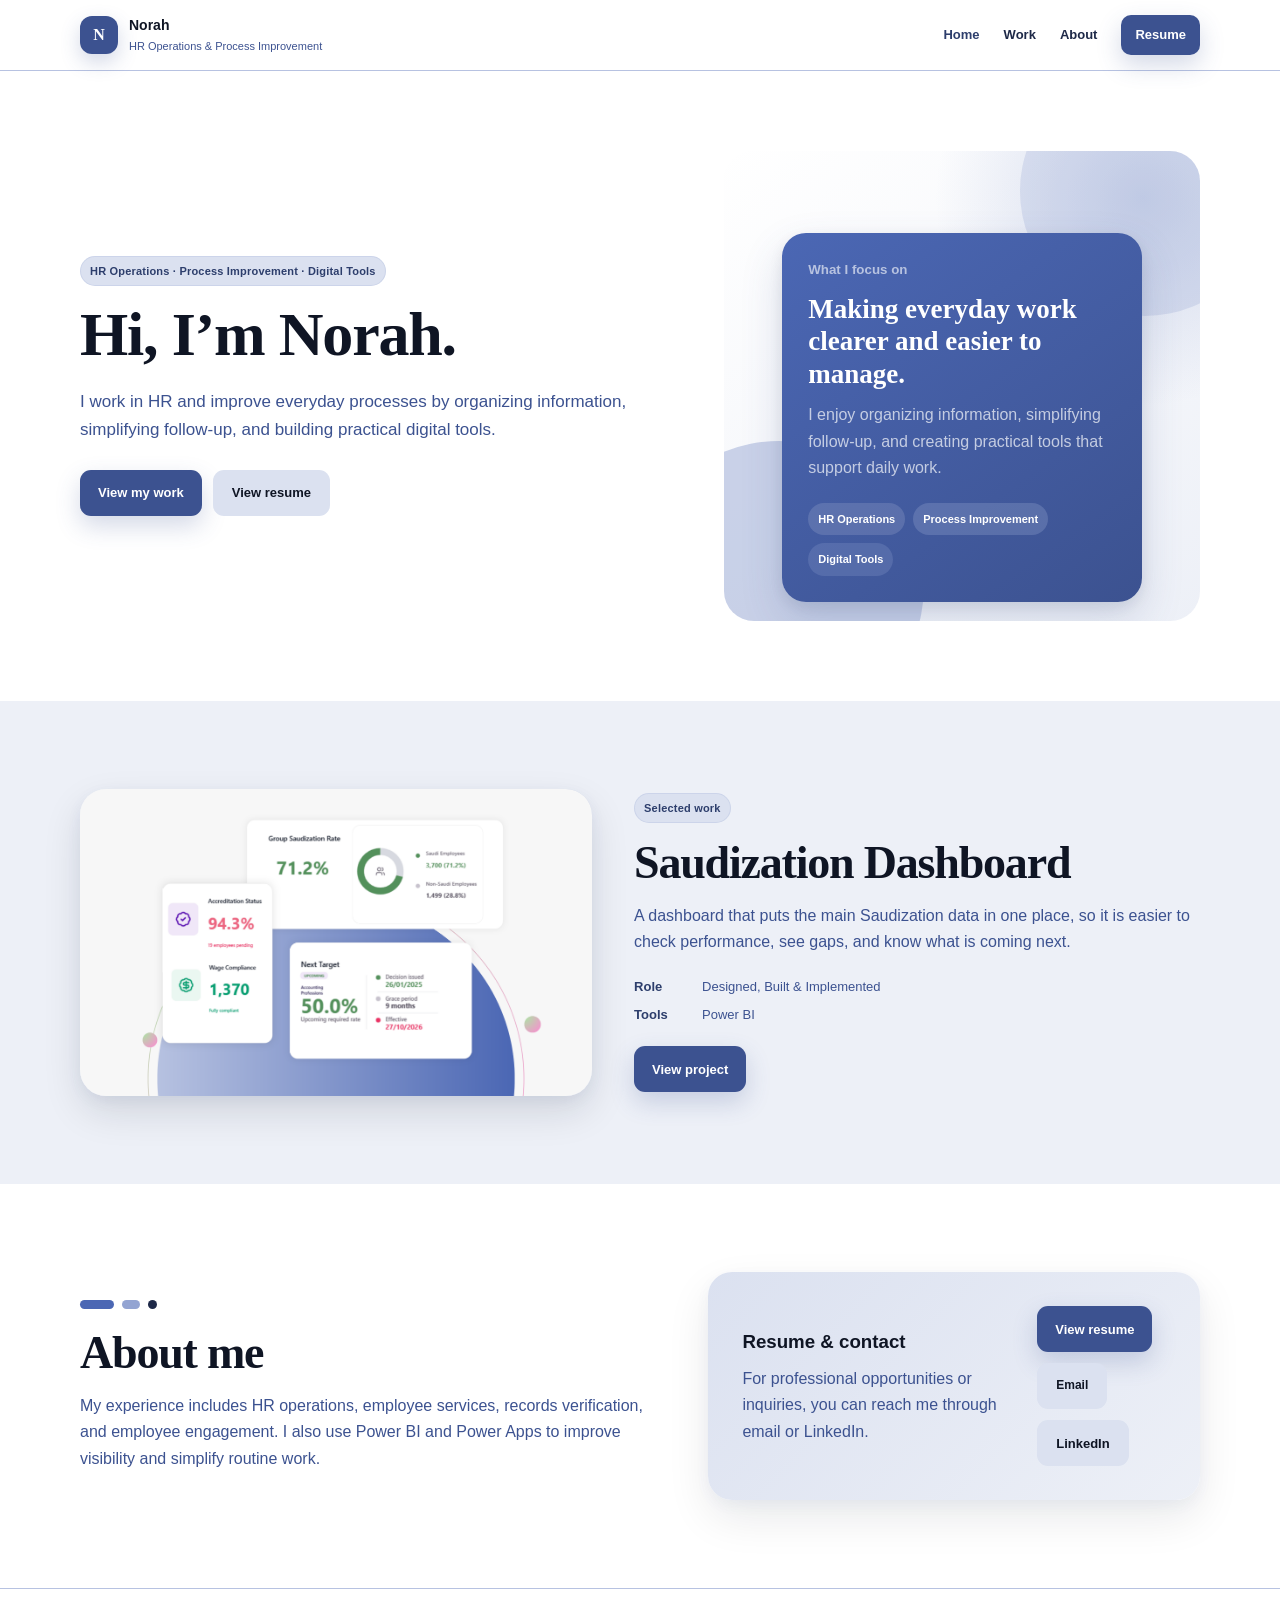
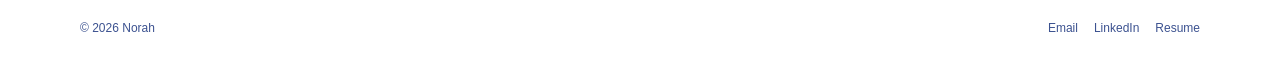
<file: index.html>
<!DOCTYPE html>
<html lang="en">
<head>
<meta charset="UTF-8">
<meta name="viewport" content="width=device-width, initial-scale=1.0">
<meta name="description" content="Norah's portfolio in HR operations, process improvement, and practical digital tools.">
<title>Norah | Portfolio</title>
<style>
:root {
  --white: #FFFFFF;
  --ink: #374345;
  --muted: #667477;
  --pink: #C87E8D;
  --pink-soft: #E2BCC4;
  --sage: #7F9987;
  --sage-soft: #C6D7C9;
  --stone: #E9E5DF;
  --line: #CAC4BC;
  --shadow: 0 16px 42px rgba(55, 67, 69, 0.12);
  --page: 1120px;
}
* { box-sizing: border-box; margin: 0; padding: 0; }
html { scroll-behavior: smooth; }
body {
  color: var(--ink);
  background: var(--white);
  font-family: Inter, "Segoe UI", Arial, sans-serif;
  line-height: 1.65;
  -webkit-font-smoothing: antialiased;
}
a { color: inherit; text-decoration: none; }
button { font: inherit; }
img { display: block; max-width: 100%; }
.shell { width: min(var(--page), calc(100% - 32px)); margin: 0 auto; }
.nav {
  position: sticky; top: 0; z-index: 50;
  background: rgba(255,255,255,.94);
  border-bottom: 1px solid var(--line);
  backdrop-filter: blur(14px);
}
.nav-inner {
  min-height: 70px; display: flex; align-items: center;
  justify-content: space-between; gap: 24px;
}
.brand { display: flex; align-items: center; gap: 11px; }
.brand-mark {
  display: grid; width: 38px; height: 38px; place-items: center;
  border-radius: 12px; background: var(--pink-soft);
  color: var(--ink); font-family: Georgia, serif; font-weight: 700;
}
.brand-copy strong { display:block; font-size: 14px; }
.brand-copy span { display:block; font-size: 11px; color: var(--muted); }
.nav-links { display:flex; align-items:center; gap:24px; font-size:13px; font-weight:700; }
.nav-links a:hover, .nav-links a.active { color: #1f292b; }
.resume-link {
  display:inline-flex; min-height:40px; align-items:center; padding:0 14px;
  border-radius:10px; background:var(--ink); color:white !important;
}
.menu-button {
  display:none; width:42px; height:42px; border:1px solid var(--line);
  border-radius:11px; background:white; color:var(--ink);
}
.section { padding: 88px 0; }
.section-soft { background: var(--stone); }
.kicker {
  display:inline-flex; margin-bottom:14px; padding:6px 10px;
  border-radius:999px; background:var(--sage-soft);
  font-size:11px; font-weight:800; letter-spacing:.2px;
}
h1,h2 {
  font-family: Georgia, "Times New Roman", serif;
  font-weight:600; line-height:1.12; letter-spacing:-1.2px;
}
h1 { font-size: clamp(40px, 5vw, 62px); }
h2 { font-size: clamp(32px, 4vw, 46px); }
.lead { color:var(--muted); font-size:17px; }
.button-row { display:flex; flex-wrap:wrap; gap:11px; }
.button {
  display:inline-flex; min-height:46px; align-items:center; justify-content:center;
  padding:0 18px; border-radius:11px; border:1px solid transparent;
  font-size:13px; font-weight:800; transition:.2s ease;
}
.button:hover { transform: translateY(-2px); }
.button-primary { background:var(--ink); color:white; }
.button-secondary { border-color:var(--line); background:white; }
.button-pink { background:var(--pink-soft); color:var(--ink); }
.card {
  border:1px solid var(--line); border-radius:22px;
  background:white; box-shadow:var(--shadow);
}
.footer {
  padding:30px 0; border-top:1px solid var(--line);
  color:var(--muted); font-size:12px;
}
.footer-inner { display:flex; justify-content:space-between; gap:18px; flex-wrap:wrap; }
.footer-links { display:flex; gap:16px; flex-wrap:wrap; }

@media (max-width: 760px) {
  .nav-links {
    position:fixed; top:80px; right:12px; left:12px;
    display:none; padding:16px; border:1px solid var(--line);
    border-radius:16px; background:white; box-shadow:var(--shadow);
  }
  .nav-links.open { display:grid; gap:8px; }
  .nav-links a { padding:10px 6px; }
  .menu-button { display:grid; place-items:center; }
  .section { padding:68px 0; }
  .brand-copy span { display:none; }
}

.hero {
  display:grid; grid-template-columns: minmax(0,1fr) minmax(380px,.82fr);
  align-items:center; gap:64px; min-height:610px; padding:80px 0;
}
.hero-copy h1 { max-width:650px; margin-bottom:18px; }
.hero-copy .lead { max-width:590px; margin-bottom:26px; }
.personal-note {
  position:relative; min-height:420px; overflow:hidden;
  border-radius:30px; background:var(--stone);
}
.personal-note::before {
  position:absolute; top:-85px; right:-70px; width:250px; height:250px;
  border-radius:50%; background:var(--pink-soft); content:"";
}
.personal-note::after {
  position:absolute; bottom:-110px; left:-90px; width:290px; height:290px;
  border-radius:50%; background:var(--sage-soft); content:"";
}
.note-card {
  position:absolute; z-index:2; left:44px; right:44px; top:72px;
  padding:30px; border-radius:24px; background:white;
  border:1px solid var(--line); box-shadow:var(--shadow);
}
.note-card small { display:block; margin-bottom:12px; color:var(--muted); font-weight:700; }
.note-card h3 {
  margin-bottom:12px; font-family:Georgia,serif;
  font-size:30px; line-height:1.2;
}
.note-card p { color:var(--muted); }
.note-tags { display:flex; flex-wrap:wrap; gap:8px; margin-top:22px; }
.note-tags span {
  padding:7px 10px; border-radius:999px;
  background:var(--pink-soft); font-size:11px; font-weight:700;
}
.note-tags span:nth-child(2) { background:var(--sage-soft); }
.selected-work { display:grid; grid-template-columns:.95fr 1.05fr; gap:42px; align-items:center; }
.project-art {
  min-height:390px; padding:24px; background:var(--sage-soft);
  border-radius:26px; overflow:hidden; position:relative;
}
.project-browser {
  position:absolute; inset:34px 28px 54px 28px; padding:16px;
  border-radius:20px; background:white; border:1px solid var(--line);
  box-shadow:var(--shadow);
}
.browser-top { display:flex; gap:6px; margin-bottom:16px; }
.browser-top span { width:8px; height:8px; border-radius:50%; background:var(--line); }
.project-ui { display:grid; grid-template-columns:100px 1fr; gap:12px; height:260px; }
.project-side { border-radius:14px; background:var(--pink-soft); }
.project-main { display:grid; gap:10px; }
.project-row { display:grid; grid-template-columns:repeat(3,1fr); gap:10px; }
.project-box { border-radius:13px; background:var(--stone); }
.project-large { border-radius:13px; background:var(--sage-soft); }
.project-copy h2 { margin-bottom:14px; }
.project-copy p { max-width:560px; margin-bottom:22px; color:var(--muted); }
.about-mini {
  display:grid; grid-template-columns:1fr .85fr; gap:50px; align-items:center;
}
.about-mini p { margin-top:14px; color:var(--muted); max-width:650px; }
.contact-card {
  display:flex; align-items:center; justify-content:space-between; gap:28px;
  padding:34px; background:var(--pink-soft); border-radius:24px;
}
.contact-card p { margin-top:8px; color:var(--muted); }
@media(max-width:900px){
  .hero,.selected-work,.about-mini{grid-template-columns:1fr}
  .hero{min-height:auto;gap:34px;padding:58px 0 72px}
  .personal-note{min-height:360px}
}
@media(max-width:620px){
  .personal-note{min-height:330px}
  .note-card{left:18px;right:18px;top:40px;padding:24px}
  .contact-card{align-items:flex-start;flex-direction:column}
}

/* Project cover image */
.project-cover {
  min-height: 0;
  padding: 0;
  aspect-ratio: 5 / 3;
  background: #FFFFFF;
  border-radius: 26px;
  overflow: hidden;
  box-shadow: var(--shadow);
}

.project-cover img {
  display: block;
  width: 100%;
  height: 100%;
  object-fit: cover;
}


/* Space Indigo palette
   50–100: page and soft surfaces
   200–300: borders and subtle decoration
   400–500: secondary accents
   600–700: supporting text and hover states
   800–950: headings, primary buttons, and strong sections
*/
:root {
  --space-indigo-50: #f0f0f4;
  --space-indigo-100: #e1e1ea;
  --space-indigo-200: #c3c3d5;
  --space-indigo-300: #a5a5c0;
  --space-indigo-400: #8888aa;
  --space-indigo-500: #6a6a95;
  --space-indigo-600: #555577;
  --space-indigo-700: #3f3f5a;
  --space-indigo-800: #2a2a3c;
  --space-indigo-900: #15151e;
  --space-indigo-950: #0f0f15;

  --white: #ffffff;
  --ink: var(--space-indigo-900);
  --muted: var(--space-indigo-600);
  --pink: var(--space-indigo-500);
  --pink-soft: var(--space-indigo-100);
  --sage: var(--space-indigo-400);
  --sage-soft: var(--space-indigo-50);
  --stone: var(--space-indigo-50);
  --line: var(--space-indigo-200);
  --shadow:
    0 18px 46px rgba(15, 15, 21, 0.10),
    0 4px 14px rgba(63, 63, 90, 0.05);
}

body {
  background: #ffffff;
  color: var(--space-indigo-900);
}

.nav {
  background: rgba(255, 255, 255, 0.95);
  border-bottom-color: var(--space-indigo-200);
}

.brand-mark {
  background: var(--space-indigo-100);
  color: var(--space-indigo-900);
  box-shadow: inset 0 0 0 1px rgba(63, 63, 90, 0.06);
}

.brand-copy strong,
h1,
h2,
h3 {
  color: var(--space-indigo-900);
}

.brand-copy span,
.lead,
.page-head p,
.project-head p,
.project-copy p,
.about-mini p,
.work-card p,
.work-section-head p,
.story-card p,
.contact-card p,
.contact-strip p {
  color: var(--space-indigo-600);
}

.nav-links a:hover,
.nav-links a.active,
.back-link:hover,
.footer-links a:hover {
  color: var(--space-indigo-500);
}

.resume-link,
.button-primary,
.open-dashboard {
  background: var(--space-indigo-800);
  color: #ffffff !important;
  box-shadow: 0 10px 24px rgba(42, 42, 60, 0.16);
}

.resume-link:hover,
.button-primary:hover,
.open-dashboard:hover {
  background: var(--space-indigo-950);
}

.button-secondary {
  border-color: var(--space-indigo-200);
  background: #ffffff;
  color: var(--space-indigo-800);
}

.button-secondary:hover {
  border-color: var(--space-indigo-400);
  background: var(--space-indigo-50);
}

.button-pink {
  background: var(--space-indigo-100);
  color: var(--space-indigo-800);
}

.kicker {
  background: var(--space-indigo-100);
  color: var(--space-indigo-700);
  box-shadow: inset 0 0 0 1px rgba(63, 63, 90, 0.06);
}

.section-soft {
  background: var(--space-indigo-50);
}

.personal-note {
  background:
    radial-gradient(circle at 86% 14%, rgba(136, 136, 170, 0.25), transparent 32%),
    linear-gradient(145deg, #ffffff 0%, var(--space-indigo-50) 100%);
}

.personal-note::before {
  background: var(--space-indigo-200);
}

.personal-note::after {
  background: var(--space-indigo-100);
}

.note-card,
.work-card,
.story-card,
.dashboard-wrap,
.app-tab,
.contact-card,
.contact-strip,
.card {
  border-color: var(--space-indigo-200);
}

.note-card {
  background: var(--space-indigo-800);
  border-color: transparent;
  box-shadow:
    0 24px 54px rgba(15, 15, 21, 0.18),
    0 6px 18px rgba(63, 63, 90, 0.10);
}

.note-card small,
.note-card h3,
.note-card p {
  color: #ffffff;
}

.note-card small,
.note-card p {
  opacity: 0.76;
}

.note-tags span {
  background: rgba(225, 225, 234, 0.13);
  color: var(--space-indigo-100);
}

.note-tags span:nth-child(2) {
  background: rgba(165, 165, 192, 0.17);
  color: #ffffff;
}

.note-tags span:nth-child(3) {
  background: rgba(106, 106, 149, 0.30);
  color: #ffffff;
}

.project-art,
.work-preview {
  background:
    radial-gradient(circle at 88% 12%, rgba(106, 106, 149, 0.20), transparent 34%),
    linear-gradient(145deg, var(--space-indigo-50), var(--space-indigo-100));
}

.project-side,
.preview-side {
  background: var(--space-indigo-800);
}

.project-box:nth-child(1),
.preview-box:nth-child(1) {
  background: var(--space-indigo-300);
}

.project-box:nth-child(2),
.preview-box:nth-child(2) {
  background: var(--space-indigo-400);
}

.project-box:nth-child(3),
.preview-box:nth-child(3) {
  background: var(--space-indigo-600);
}

.project-large,
.preview-large {
  background:
    linear-gradient(135deg, var(--space-indigo-100), var(--space-indigo-300));
}

.work-meta span,
.project-tags span {
  background: var(--space-indigo-100);
  color: var(--space-indigo-700);
}

.work-meta span:nth-child(2),
.project-tags span:nth-child(2) {
  background: var(--space-indigo-200);
  color: var(--space-indigo-800);
}

.work-meta span:nth-child(3),
.project-tags span:nth-child(3) {
  background: var(--space-indigo-700);
  color: #ffffff;
}

.story-card:nth-child(1) {
  background: #ffffff;
}

.story-card:nth-child(2) {
  background: var(--space-indigo-100);
}

.story-card:nth-child(3) {
  background: var(--space-indigo-700);
}

.story-card:nth-child(3) h3,
.story-card:nth-child(3) p {
  color: #ffffff;
}

.story-card:nth-child(3) p {
  opacity: 0.76;
}

.dashboard-toolbar {
  background: #ffffff;
}

.dashboard-embed,
.dashboard-frame {
  background: var(--space-indigo-50);
}

.app-tab {
  background: #ffffff;
  color: var(--space-indigo-800);
  box-shadow:
    0 10px 24px rgba(42, 42, 60, 0.07),
    0 3px 9px rgba(106, 106, 149, 0.05);
}

.app-tab:hover {
  background: var(--space-indigo-100);
  color: var(--space-indigo-900);
  box-shadow:
    0 14px 28px rgba(42, 42, 60, 0.10),
    0 4px 10px rgba(106, 106, 149, 0.06);
}

.app-tab.active {
  background: var(--space-indigo-800);
  color: #ffffff;
  box-shadow:
    0 14px 30px rgba(15, 15, 21, 0.18),
    0 4px 12px rgba(106, 106, 149, 0.08);
}

.app-screen img,
.project-cover,
.work-cover {
  box-shadow:
    0 16px 38px rgba(15, 15, 21, 0.10),
    0 4px 12px rgba(106, 106, 149, 0.06);
}

.contact-card,
.contact-strip {
  background:
    linear-gradient(135deg, var(--space-indigo-100), var(--space-indigo-50));
}

.contact-card::before,
.contact-strip::before {
  background: var(--space-indigo-600);
}

.footer {
  border-top-color: var(--space-indigo-200);
}

.menu-button {
  border-color: var(--space-indigo-200);
  background: var(--space-indigo-50);
  color: var(--space-indigo-800);
}


/* Twilight Indigo theme — full scale usage */
:root {
  --twilight-indigo-50: #EDF0F7;
  --twilight-indigo-100: #DBE1F0;
  --twilight-indigo-200: #B7C2E1;
  --twilight-indigo-300: #93A4D2;
  --twilight-indigo-400: #6F85C3;
  --twilight-indigo-500: #4B67B4;
  --twilight-indigo-600: #3C5290;
  --twilight-indigo-700: #2D3E6C;
  --twilight-indigo-800: #1E2948;
  --twilight-indigo-900: #0F1524;
  --twilight-indigo-950: #0B0E19;

  --white: #FFFFFF;
  --ink: var(--twilight-indigo-900);
  --muted: var(--twilight-indigo-600);
  --pink: var(--twilight-indigo-500);
  --pink-soft: var(--twilight-indigo-100);
  --sage: var(--twilight-indigo-400);
  --sage-soft: var(--twilight-indigo-50);
  --stone: var(--twilight-indigo-50);
  --line: var(--twilight-indigo-200);
  --shadow:
    0 18px 46px rgba(15, 21, 36, 0.12),
    0 5px 16px rgba(75, 103, 180, 0.08);
}

body {
  background: #FFFFFF;
  color: var(--twilight-indigo-900);
}

.nav {
  background: rgba(255, 255, 255, 0.96);
  border-bottom-color: var(--twilight-indigo-200);
}

.brand-mark {
  background: var(--twilight-indigo-600);
  color: #FFFFFF;
  box-shadow: 0 8px 20px rgba(60, 82, 144, 0.22);
}

.brand-copy strong,
h1,
h2,
h3 {
  color: var(--twilight-indigo-900);
}

.brand-copy span,
.lead,
.page-head p,
.project-head p,
.project-copy p,
.about-mini p,
.work-card p,
.work-section-head p,
.story-card p,
.contact-card p,
.contact-strip p {
  color: var(--twilight-indigo-600);
}

.nav-links a {
  color: var(--twilight-indigo-800);
}

.nav-links a:hover {
  color: var(--twilight-indigo-500);
}

.nav-links a.active {
  color: var(--twilight-indigo-700);
}

.resume-link,
.button-primary,
.open-dashboard {
  background: var(--twilight-indigo-600);
  color: #FFFFFF !important;
  border: 0;
  box-shadow: 0 10px 24px rgba(60, 82, 144, 0.22);
}

.resume-link:hover,
.button-primary:hover,
.open-dashboard:hover {
  background: var(--twilight-indigo-700);
  box-shadow: 0 13px 28px rgba(45, 62, 108, 0.24);
}

.resume-link:active,
.button-primary:active,
.open-dashboard:active {
  background: var(--twilight-indigo-800);
  transform: translateY(1px);
}

.resume-link[disabled],
.button-primary[disabled],
.open-dashboard[disabled],
.resume-link.disabled,
.button-primary.disabled,
.open-dashboard.disabled {
  background: var(--twilight-indigo-300);
  color: #FFFFFF !important;
  box-shadow: none;
  pointer-events: none;
}

.button-secondary {
  background: var(--twilight-indigo-100);
  color: var(--twilight-indigo-900);
  border-color: transparent;
}

.button-secondary:hover {
  background: var(--twilight-indigo-200);
  color: var(--twilight-indigo-900);
}

.button-secondary:active {
  background: var(--twilight-indigo-300);
}

.button-secondary[disabled],
.button-secondary.disabled {
  background: var(--twilight-indigo-200);
  color: #FFFFFF;
  pointer-events: none;
}

.button-tertiary {
  background: transparent;
  color: var(--twilight-indigo-600);
  border: 1px solid var(--twilight-indigo-500);
}

.button-tertiary:hover {
  background: var(--twilight-indigo-50);
  color: var(--twilight-indigo-700);
  border-color: var(--twilight-indigo-600);
}

.button-tertiary:active {
  background: var(--twilight-indigo-100);
  color: var(--twilight-indigo-800);
  border-color: var(--twilight-indigo-700);
}

.button-tertiary[disabled],
.button-tertiary.disabled {
  color: var(--twilight-indigo-300);
  border-color: var(--twilight-indigo-200);
  pointer-events: none;
}

.kicker {
  background: var(--twilight-indigo-100);
  color: var(--twilight-indigo-700);
  box-shadow: inset 0 0 0 1px rgba(75, 103, 180, 0.10);
}

.section-soft {
  background: var(--twilight-indigo-50);
}

.personal-note {
  background:
    radial-gradient(circle at 88% 10%, rgba(75, 103, 180, 0.22), transparent 35%),
    linear-gradient(145deg, #FFFFFF 0%, var(--twilight-indigo-50) 100%);
}

.personal-note::before {
  background: var(--twilight-indigo-400);
  opacity: 0.18;
}

.personal-note::after {
  background: var(--twilight-indigo-200);
  opacity: 0.72;
}

.note-card {
  background:
    linear-gradient(145deg, var(--twilight-indigo-800), var(--twilight-indigo-950));
  border: 0;
  box-shadow:
    0 24px 54px rgba(11, 14, 25, 0.24),
    0 7px 20px rgba(75, 103, 180, 0.13);
}

.note-card small {
  color: var(--twilight-indigo-300);
}

.note-card h3 {
  color: #FFFFFF;
}

.note-card p {
  color: var(--twilight-indigo-100);
}

.note-tags span {
  background: rgba(219, 225, 240, 0.12);
  color: var(--twilight-indigo-100);
}

.note-tags span:nth-child(2) {
  background: rgba(111, 133, 195, 0.24);
  color: #FFFFFF;
}

.note-tags span:nth-child(3) {
  background: rgba(75, 103, 180, 0.34);
  color: #FFFFFF;
}

.project-art,
.work-preview {
  background:
    radial-gradient(circle at 90% 12%, rgba(75, 103, 180, 0.28), transparent 32%),
    linear-gradient(145deg, var(--twilight-indigo-50), var(--twilight-indigo-100));
}

.project-side,
.preview-side {
  background: var(--twilight-indigo-800);
}

.project-box:nth-child(1),
.preview-box:nth-child(1) {
  background: var(--twilight-indigo-300);
}

.project-box:nth-child(2),
.preview-box:nth-child(2) {
  background: var(--twilight-indigo-500);
}

.project-box:nth-child(3),
.preview-box:nth-child(3) {
  background: var(--twilight-indigo-700);
}

.project-large,
.preview-large {
  background:
    linear-gradient(135deg, var(--twilight-indigo-200), var(--twilight-indigo-500));
}

.work-meta span,
.project-tags span {
  background: var(--twilight-indigo-100);
  color: var(--twilight-indigo-700);
}

.work-meta span:nth-child(2),
.project-tags span:nth-child(2) {
  background: var(--twilight-indigo-300);
  color: var(--twilight-indigo-900);
}

.work-meta span:nth-child(3),
.project-tags span:nth-child(3) {
  background: var(--twilight-indigo-700);
  color: #FFFFFF;
}

.work-card,
.story-card,
.dashboard-wrap,
.contact-card,
.contact-strip {
  border-color: var(--twilight-indigo-200);
  box-shadow:
    0 18px 44px rgba(15, 21, 36, 0.09),
    0 5px 14px rgba(75, 103, 180, 0.05);
}

.story-card:nth-child(1) {
  background: #FFFFFF;
}

.story-card:nth-child(2) {
  background: var(--twilight-indigo-100);
}

.story-card:nth-child(2) h3 {
  color: var(--twilight-indigo-800);
}

.story-card:nth-child(3) {
  background: var(--twilight-indigo-700);
}

.story-card:nth-child(3) h3,
.story-card:nth-child(3) p {
  color: #FFFFFF;
}

.story-card:nth-child(3) p {
  opacity: 0.80;
}

.dashboard-toolbar {
  background: #FFFFFF;
}

.dashboard-embed,
.dashboard-frame {
  background: var(--twilight-indigo-50);
}

.app-tab {
  background: #FFFFFF;
  color: var(--twilight-indigo-700);
  border: 1px solid var(--twilight-indigo-200) !important;
  box-shadow:
    0 10px 24px rgba(15, 21, 36, 0.06),
    0 3px 10px rgba(75, 103, 180, 0.05);
}

.app-tab:hover {
  background: var(--twilight-indigo-100);
  color: var(--twilight-indigo-800);
  border-color: var(--twilight-indigo-300) !important;
}

.app-tab.active {
  background: var(--twilight-indigo-600);
  color: #FFFFFF;
  border-color: var(--twilight-indigo-600) !important;
  box-shadow:
    0 14px 30px rgba(60, 82, 144, 0.22),
    0 4px 12px rgba(75, 103, 180, 0.08);
}

.app-tab:active {
  background: var(--twilight-indigo-800);
}

.app-screen img,
.project-cover,
.work-cover {
  box-shadow:
    0 16px 38px rgba(15, 21, 36, 0.12),
    0 5px 14px rgba(75, 103, 180, 0.07);
}

.contact-card,
.contact-strip {
  background:
    linear-gradient(135deg, var(--twilight-indigo-100), var(--twilight-indigo-50));
}

.contact-card::before,
.contact-strip::before {
  background: var(--twilight-indigo-500);
}

.back-link,
.footer-links a {
  color: var(--twilight-indigo-600);
}

.back-link:hover,
.footer-links a:hover {
  color: var(--twilight-indigo-500);
}

.footer {
  border-top-color: var(--twilight-indigo-200);
}

.menu-button {
  background: var(--twilight-indigo-100);
  color: var(--twilight-indigo-800);
  border-color: var(--twilight-indigo-200);
}

.menu-button:hover {
  background: var(--twilight-indigo-200);
}


/* Mobile fix only: show the complete focus card */
@media(max-width:620px){
  .personal-note{min-height:540px}
}


/* Final homepage refinements */
.note-card {
  left: 58px;
  right: 58px;
  top: 82px;
  padding: 26px;
  background: linear-gradient(145deg, #4B67B4, #3C5290);
  box-shadow:
    0 18px 42px rgba(60, 82, 144, 0.18),
    0 5px 14px rgba(15, 21, 36, 0.08);
}

.note-card h3 {
  font-size: 27px;
}

.note-card small {
  color: #DBE1F0;
}

.note-card p {
  color: #EDF0F7;
}

.note-tags span {
  background: rgba(237, 240, 247, 0.14);
  color: #FFFFFF;
}

.note-tags span:nth-child(2) {
  background: rgba(183, 194, 225, 0.22);
}

.note-tags span:nth-child(3) {
  background: rgba(147, 164, 210, 0.24);
}

.project-info,
.project-summary {
  display: grid;
  gap: 8px;
  margin: 0 0 22px;
}

.project-info > div,
.project-summary > div {
  display: grid;
  grid-template-columns: 58px minmax(0, 1fr);
  gap: 10px;
  align-items: start;
  font-size: 13px;
  line-height: 1.5;
}

.project-info strong,
.project-summary strong {
  color: #2D3E6C;
}

.project-info span,
.project-summary span {
  color: var(--muted);
}

.about-shapes {
  display: flex;
  align-items: center;
  gap: 8px;
  margin-bottom: 18px;
}

.about-shapes span {
  display: block;
  height: 9px;
  border-radius: 999px;
}

.about-shapes span:nth-child(1) {
  width: 34px;
  background: #4B67B4;
}

.about-shapes span:nth-child(2) {
  width: 18px;
  background: #93A4D2;
}

.about-shapes span:nth-child(3) {
  width: 9px;
  background: #1E2948;
}

.contact-actions {
  align-items: center;
}

.contact-email {
  font-size: 12px;
}

@media (max-width: 620px) {
  .note-card {
    left: 30px;
    right: 30px;
    top: 72px;
    padding: 24px;
  }

  .note-card h3 {
    font-size: 26px;
  }

  .project-info > div {
    grid-template-columns: 50px minmax(0, 1fr);
  }
}


/* Final mobile focus-card fix */
@media (max-width: 620px) {
  .personal-note {
    min-height: 0;
    padding: 28px 18px;
    box-sizing: border-box;
  }

  .note-card {
    position: relative;
    inset: auto;
    width: 100%;
    box-sizing: border-box;
    padding: 24px 22px;
    border-radius: 22px;
  }

  .note-card h3 {
    font-size: 26px;
    line-height: 1.16;
  }

  .note-tags {
    margin-top: 20px;
  }
}


/* Desktop fix only: keep the focus card fully inside its background */
@media (min-width: 901px) {
  .personal-note {
    min-height: 470px;
  }
}

</style>
</head>
<body>

<nav class="nav">
  <div class="shell nav-inner">
    <a class="brand" href="index.html">
      <span class="brand-mark">N</span>
      <span class="brand-copy">
        <strong>Norah</strong>
        <span>HR Operations & Process Improvement</span>
      </span>
    </a>
    <div class="nav-links" id="navLinks">
      <a class="active" href="index.html">Home</a>
      <a class="" href="work.html">Work</a>
      <a href="index.html#about">About</a>
      <a class="resume-link" href="assets/Norah_Resume.pdf" target="_blank">Resume</a>
    </div>
    <button class="menu-button" id="menuButton" aria-label="Open menu">☰</button>
  </div>
</nav>

<main>
  <section class="shell hero">
    <div class="hero-copy">
      <span class="kicker">HR Operations · Process Improvement · Digital Tools</span>
      <h1>Hi, I’m Norah.</h1>
      <p class="lead">
        I work in HR and improve everyday processes by organizing information,
        simplifying follow-up, and building practical digital tools.
      </p>
      <div class="button-row">
        <a class="button button-primary" href="work.html">View my work</a>
        <a class="button button-secondary" href="assets/Norah_Resume.pdf" target="_blank">View resume</a>
      </div>
    </div>

    <div class="personal-note">
      <div class="note-card">
        <small>What I focus on</small>
        <h3>Making everyday work clearer and easier to manage.</h3>
        <p>
          I enjoy organizing information, simplifying follow-up, and creating practical tools that support daily work.
        </p>
        <div class="note-tags">
          <span>HR Operations</span>
          <span>Process Improvement</span>
          <span>Digital Tools</span>
        </div>
      </div>
    </div>
  </section>

  <section class="section section-soft">
    <div class="shell selected-work">
      <div class="project-art project-cover">
        <img src="assets/CoverSD.png" alt="Saudization Dashboard preview">
      </div>

      <div class="project-copy">
        <span class="kicker">Selected work</span>
        <h2>Saudization Dashboard</h2>
        <p>
          A dashboard that puts the main Saudization data in one place, so it is easier
          to check performance, see gaps, and know what is coming next.
        </p>
        <div class="project-info">
          <div><strong>Role</strong><span>Designed, Built &amp; Implemented</span></div>
          <div><strong>Tools</strong><span>Power BI</span></div>
        </div>
        <a class="button button-primary" href="project-saudization.html">View project</a>
      </div>
    </div>
  </section>

  <section class="section" id="about">
    <div class="shell about-mini">
      <div>
        <div class="about-shapes" aria-hidden="true">
          <span></span><span></span><span></span>
        </div>
        <h2>About me</h2>
        <p>
          My experience includes HR operations, employee services, records verification,
          and employee engagement. I also use Power BI and Power Apps to improve visibility
          and simplify routine work.
        </p>
      </div>

      <div class="contact-card">
        <div>
          <h3>Resume &amp; contact</h3>
          <p>For professional opportunities or inquiries, you can reach me through email or LinkedIn.</p>
        </div>
        <div class="button-row contact-actions">
          <a class="button button-primary" href="assets/Norah_Resume.pdf" target="_blank">View resume</a>
          <a class="button button-secondary contact-email" href="mailto:norahalsubaie@norah.my">Email</a>
          <a class="button button-secondary" href="https://www.linkedin.com/in/norah-a-a1b899357/" target="_blank" rel="noopener">LinkedIn</a>
        </div>
      </div>
    </div>
  </section>
</main>

<footer class="footer">
  <div class="shell footer-inner">
    <span>© <span id="year"></span> Norah</span>
    <div class="footer-links">
      <a href="mailto:norahalsubaie@norah.my">Email</a>
      <a href="https://www.linkedin.com/in/norah-a-a1b899357/" target="_blank">LinkedIn</a>
      <a href="assets/Norah_Resume.pdf" target="_blank">Resume</a>
    </div>
  </div>
</footer>


<script>
  document.getElementById("year").textContent = new Date().getFullYear();
  const menuButton = document.getElementById("menuButton");
  const navLinks = document.getElementById("navLinks");
  menuButton.addEventListener("click", () => navLinks.classList.toggle("open"));
  navLinks.querySelectorAll("a").forEach(a => a.addEventListener("click", () => navLinks.classList.remove("open")));
</script>

</body>
</html>
</file>
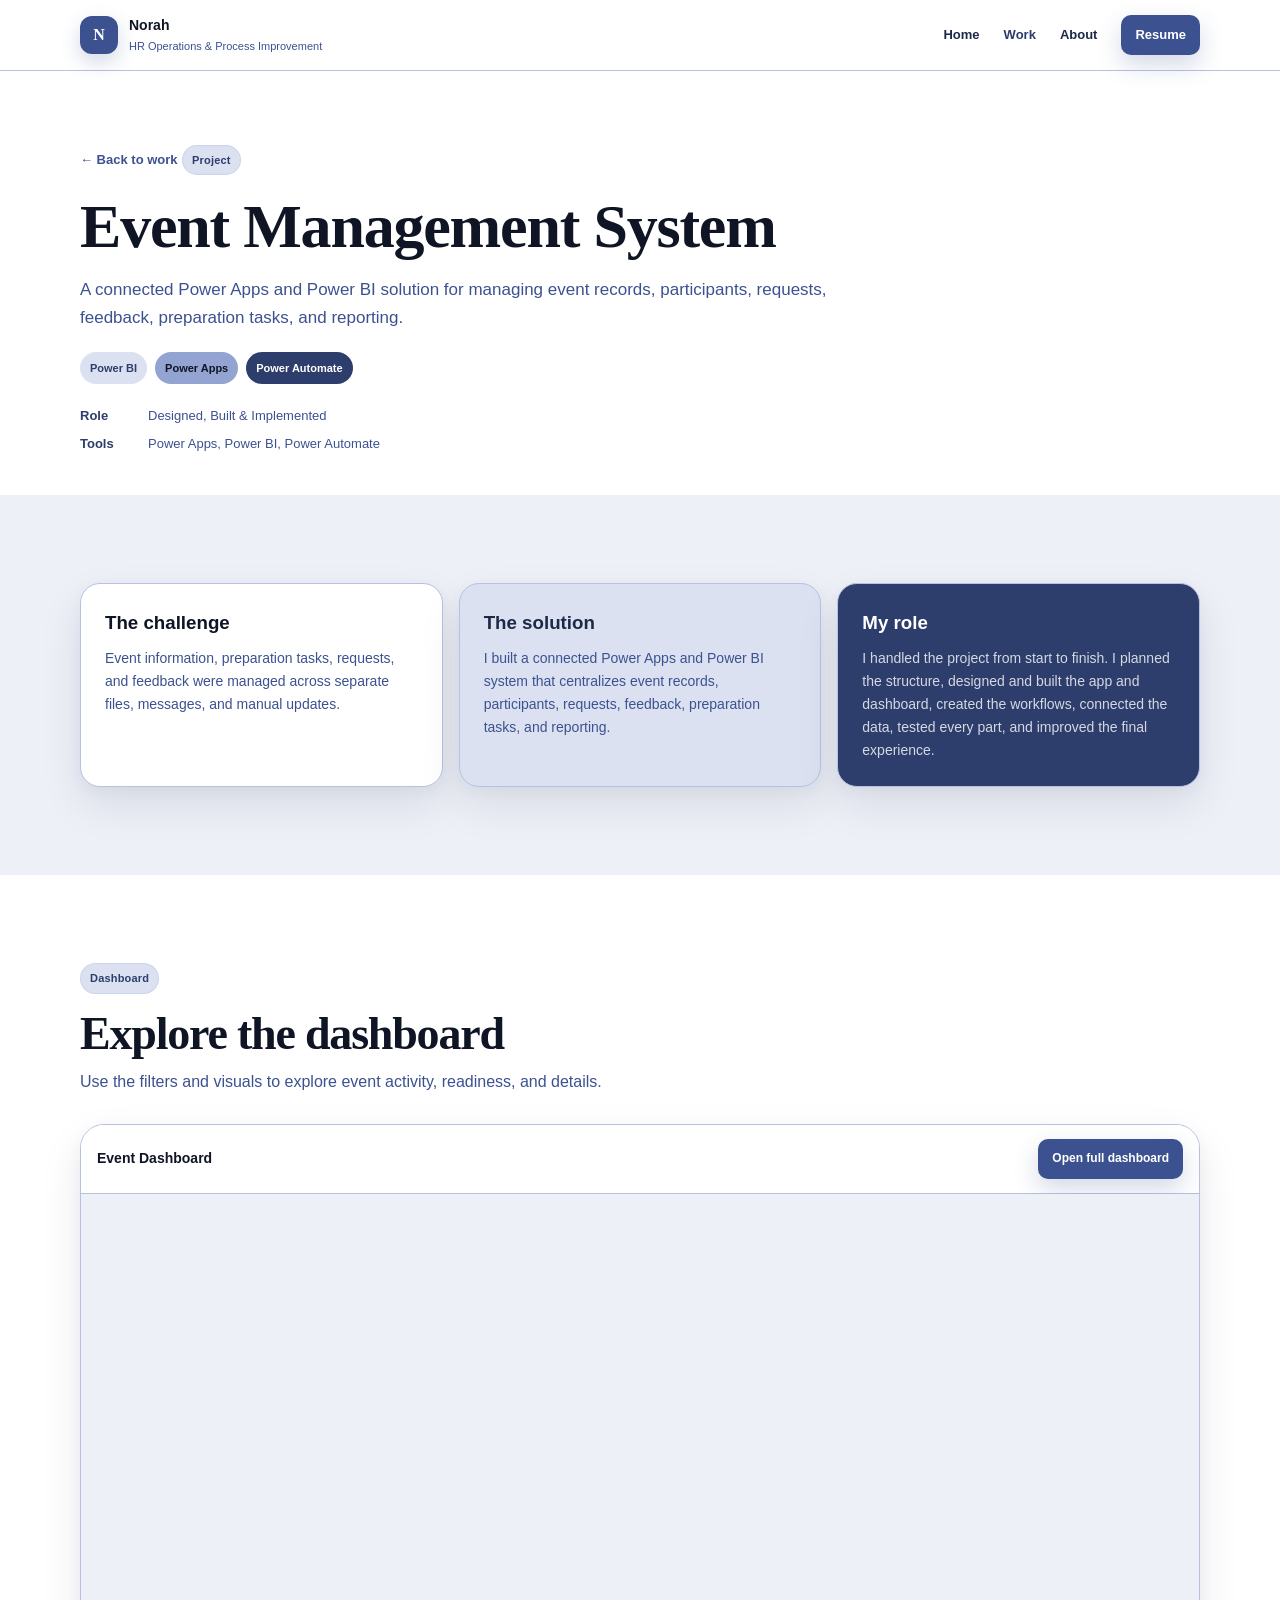
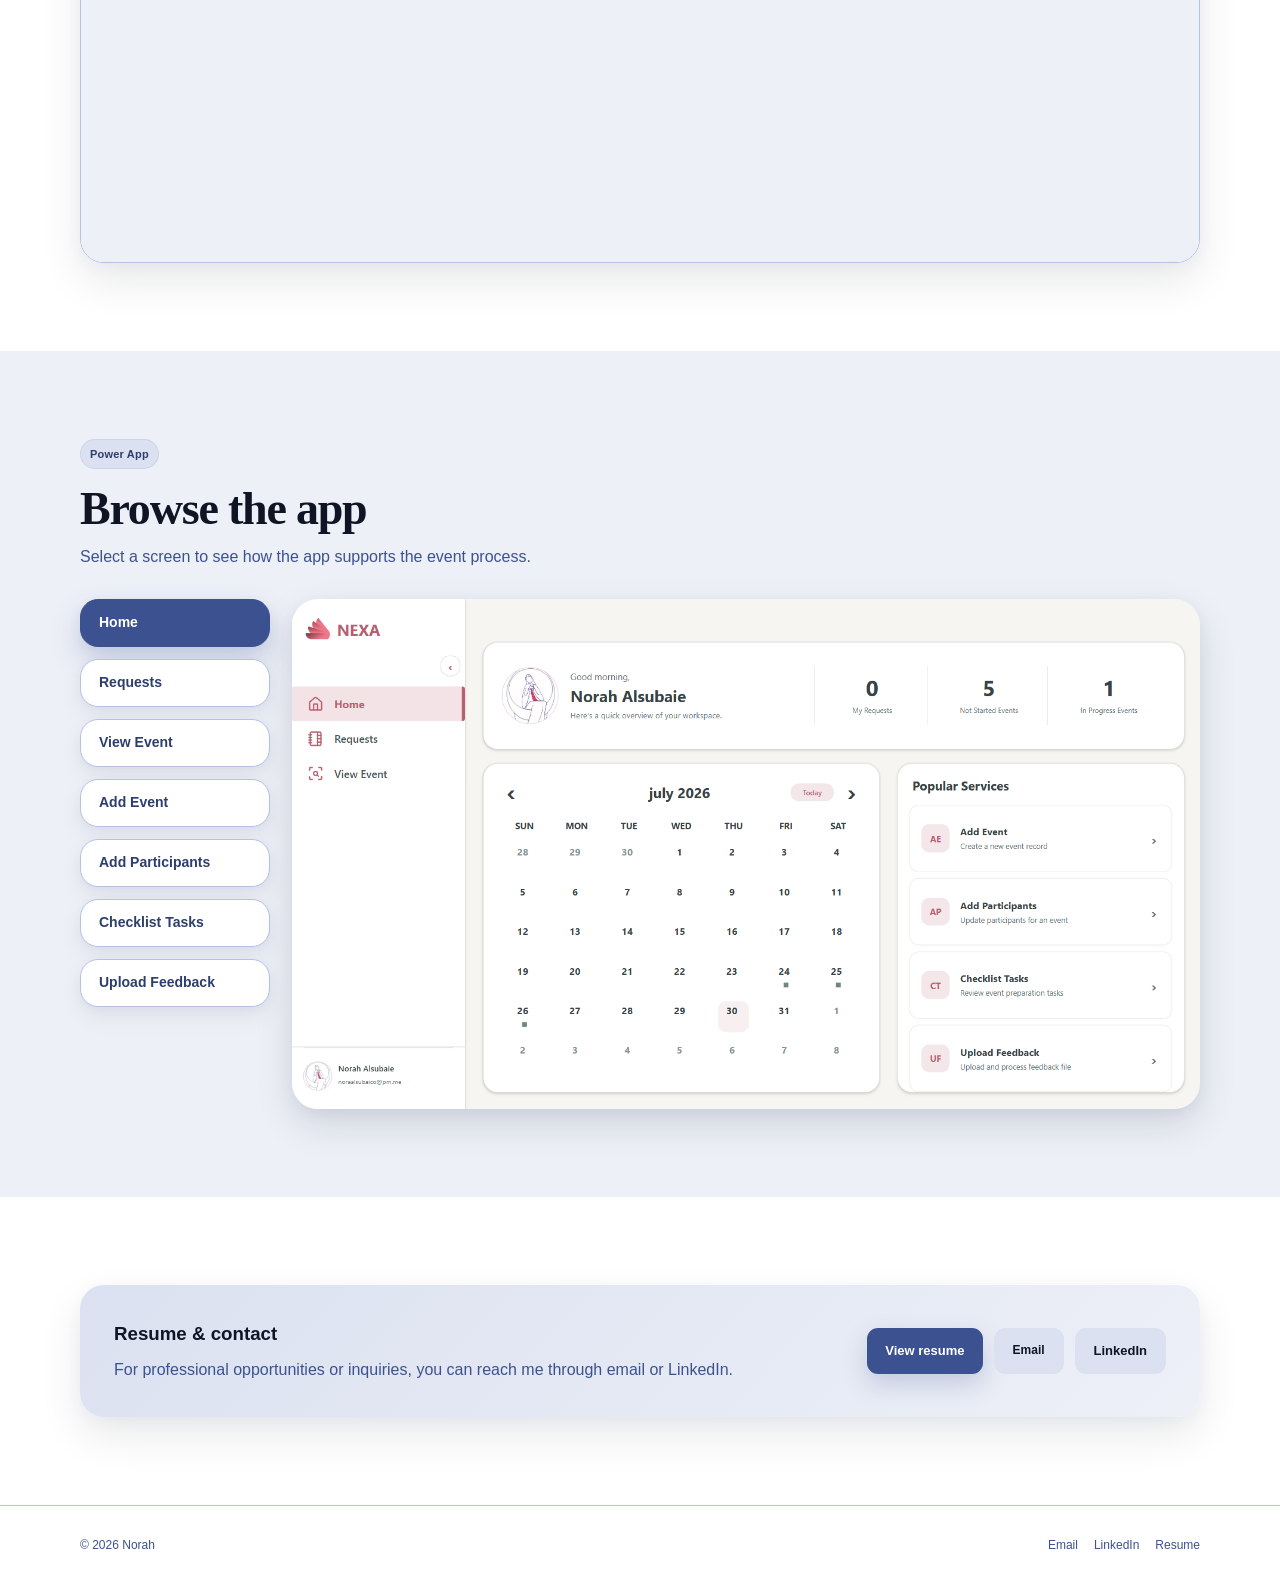
<file: project-event.html>
<!DOCTYPE html>
<html lang="en">
<head>
<meta charset="UTF-8">
<meta name="viewport" content="width=device-width, initial-scale=1.0">
<meta name="description" content="Event Management System project by Norah.">
<title>Event Management System | Norah</title>
<style>
:root {
  --white: #FFFFFF;
  --ink: #374345;
  --muted: #667477;
  --pink: #C87E8D;
  --pink-soft: #E2BCC4;
  --sage: #7F9987;
  --sage-soft: #C6D7C9;
  --stone: #E9E5DF;
  --line: #CAC4BC;
  --shadow: 0 16px 42px rgba(55, 67, 69, 0.12);
  --page: 1120px;
}
* { box-sizing: border-box; margin: 0; padding: 0; }
html { scroll-behavior: smooth; }
body {
  color: var(--ink);
  background: var(--white);
  font-family: Inter, "Segoe UI", Arial, sans-serif;
  line-height: 1.65;
  -webkit-font-smoothing: antialiased;
}
a { color: inherit; text-decoration: none; }
button { font: inherit; }
img { display: block; max-width: 100%; }
.shell { width: min(var(--page), calc(100% - 32px)); margin: 0 auto; }
.nav {
  position: sticky; top: 0; z-index: 50;
  background: rgba(255,255,255,.94);
  border-bottom: 1px solid var(--line);
  backdrop-filter: blur(14px);
}
.nav-inner {
  min-height: 70px; display: flex; align-items: center;
  justify-content: space-between; gap: 24px;
}
.brand { display: flex; align-items: center; gap: 11px; }
.brand-mark {
  display: grid; width: 38px; height: 38px; place-items: center;
  border-radius: 12px; background: var(--pink-soft);
  color: var(--ink); font-family: Georgia, serif; font-weight: 700;
}
.brand-copy strong { display:block; font-size: 14px; }
.brand-copy span { display:block; font-size: 11px; color: var(--muted); }
.nav-links { display:flex; align-items:center; gap:24px; font-size:13px; font-weight:700; }
.nav-links a:hover, .nav-links a.active { color: #1f292b; }
.resume-link {
  display:inline-flex; min-height:40px; align-items:center; padding:0 14px;
  border-radius:10px; background:var(--ink); color:white !important;
}
.menu-button {
  display:none; width:42px; height:42px; border:1px solid var(--line);
  border-radius:11px; background:white; color:var(--ink);
}
.section { padding: 88px 0; }
.section-soft { background: var(--stone); }
.kicker {
  display:inline-flex; margin-bottom:14px; padding:6px 10px;
  border-radius:999px; background:var(--sage-soft);
  font-size:11px; font-weight:800; letter-spacing:.2px;
}
h1,h2 {
  font-family: Georgia, "Times New Roman", serif;
  font-weight:600; line-height:1.12; letter-spacing:-1.2px;
}
h1 { font-size: clamp(40px, 5vw, 62px); }
h2 { font-size: clamp(32px, 4vw, 46px); }
.lead { color:var(--muted); font-size:17px; }
.button-row { display:flex; flex-wrap:wrap; gap:11px; }
.button {
  display:inline-flex; min-height:46px; align-items:center; justify-content:center;
  padding:0 18px; border-radius:11px; border:1px solid transparent;
  font-size:13px; font-weight:800; transition:.2s ease;
}
.button:hover { transform: translateY(-2px); }
.button-primary { background:var(--ink); color:white; }
.button-secondary { border-color:var(--line); background:white; }
.button-pink { background:var(--pink-soft); color:var(--ink); }
.card {
  border:1px solid var(--line); border-radius:22px;
  background:white; box-shadow:var(--shadow);
}
.footer {
  padding:30px 0; border-top:1px solid var(--line);
  color:var(--muted); font-size:12px;
}
.footer-inner { display:flex; justify-content:space-between; gap:18px; flex-wrap:wrap; }
.footer-links { display:flex; gap:16px; flex-wrap:wrap; }

@media (max-width: 760px) {
  .nav-links {
    position:fixed; top:80px; right:12px; left:12px;
    display:none; padding:16px; border:1px solid var(--line);
    border-radius:16px; background:white; box-shadow:var(--shadow);
  }
  .nav-links.open { display:grid; gap:8px; }
  .nav-links a { padding:10px 6px; }
  .menu-button { display:grid; place-items:center; }
  .section { padding:68px 0; }
  .brand-copy span { display:none; }
}

.project-head { padding:74px 0 42px; }
.back-link { display:inline-flex; margin-bottom:22px; color:var(--muted); font-size:13px; font-weight:700; }
.project-head h1 { max-width:820px; margin-bottom:14px; }
.project-head p { max-width:760px; color:var(--muted); font-size:17px; }
.project-tags { display:flex; flex-wrap:wrap; gap:8px; margin-top:20px; }
.project-tags span { padding:7px 10px; border-radius:999px; background:var(--stone); font-size:11px; font-weight:700; }
.story-grid { display:grid; grid-template-columns:repeat(3,1fr); gap:16px; }
.story-card { padding:24px; border:1px solid var(--line); border-radius:20px; background:white; }
.story-card:nth-child(2){background:var(--pink-soft)}
.story-card:nth-child(3){background:var(--sage-soft)}
.story-card h3 { margin-bottom:8px; }
.story-card p { color:var(--muted); font-size:14px; }
.work-section-head { max-width:720px; margin-bottom:28px; }
.work-section-head h2 { margin-bottom:10px; }
.work-section-head p { color:var(--muted); }
.dashboard-wrap {
  overflow:hidden; border:1px solid var(--line); border-radius:24px;
  background:white; box-shadow:var(--shadow);
}
.dashboard-toolbar {
  display:flex; align-items:center; justify-content:space-between;
  gap:16px; padding:14px 16px; border-bottom:1px solid var(--line);
}
.dashboard-toolbar strong { font-size:14px; }
.open-dashboard {
  display:inline-flex; min-height:40px; align-items:center; padding:0 14px;
  border-radius:10px; background:var(--ink); color:white;
  font-size:12px; font-weight:800;
}
.dashboard-frame {
  width:100%; height:min(76vh,820px); min-height:620px;
  border:0; background:var(--stone);
}
.app-viewer {
  display:grid; grid-template-columns:210px minmax(0,1fr);
  gap:18px; align-items:start;
}
.app-tabs { display:grid; gap:8px; }
.app-tab {
  width:100%; min-height:46px; padding:0 14px; text-align:left;
  border:1px solid var(--line); border-radius:11px;
  background:white; color:var(--ink); font-size:13px; font-weight:800;
  cursor:pointer;
}
.app-tab.active { background:var(--pink-soft); border-color:var(--pink); }
.app-screen {
  overflow:hidden; border:1px solid var(--line); border-radius:24px;
  background:white; box-shadow:var(--shadow);
}
.app-screen img { width:100%; aspect-ratio:16/10; object-fit:contain; background:var(--stone); }
.contact-strip {
  display:flex; align-items:center; justify-content:space-between; gap:28px;
  padding:34px; border-radius:24px; background:var(--sage-soft);
}
.contact-strip p { margin-top:7px; color:var(--muted); }
@media(max-width:850px){
  .story-grid{grid-template-columns:1fr}
  .app-viewer{grid-template-columns:1fr}
  .app-tabs{display:flex;overflow-x:auto;padding-bottom:6px}
  .app-tab{flex:0 0 auto;width:auto;white-space:nowrap}
  .dashboard-frame{min-height:500px;height:68vh}
}
@media(max-width:620px){
  .dashboard-toolbar{align-items:flex-start;flex-direction:column}
  .open-dashboard{width:100%;justify-content:center}
  .dashboard-frame{min-height:420px;height:60vh}
  .contact-strip{align-items:flex-start;flex-direction:column}
}

/* App image frame: same colors and layout, softer modern depth */
.app-screen {
  position: relative;
  overflow: hidden;
  padding: 16px;
  border: 1px solid var(--line);
  border-radius: 34px;
  background: rgba(255, 255, 255, 0.78);
  box-shadow:
    0 34px 80px rgba(55, 67, 69, 0.16),
    0 14px 32px rgba(55, 67, 69, 0.10),
    inset 0 1px 0 rgba(255, 255, 255, 0.88);
}

.app-screen::before {
  position: absolute;
  inset: 0;
  pointer-events: none;
  border-radius: inherit;
  box-shadow:
    inset 0 0 0 1px rgba(255, 255, 255, 0.58),
    inset 0 -18px 35px rgba(55, 67, 69, 0.025);
  content: "";
  z-index: 2;
}

.app-screen img {
  position: relative;
  z-index: 1;
  display: block;
  width: 100%;
  height: auto;
  aspect-ratio: auto;
  object-fit: contain;
  border-radius: 24px;
  background: var(--stone);
  box-shadow:
    0 8px 22px rgba(55, 67, 69, 0.09),
    0 2px 6px rgba(55, 67, 69, 0.05);
}

@media (max-width: 620px) {
  .app-screen {
    padding: 9px;
    border-radius: 24px;
    box-shadow:
      0 22px 52px rgba(55, 67, 69, 0.14),
      0 8px 20px rgba(55, 67, 69, 0.08);
  }

  .app-screen img {
    border-radius: 17px;
  }
}


/* Final image treatment: no outer box, only a soft image shadow */
.app-screen {
  position: relative;
  overflow: visible;
  padding: 0;
  border: 0;
  border-radius: 0;
  background: transparent;
  box-shadow: none;
}

.app-screen::before,
.app-screen::after {
  display: none;
  content: none;
}

.app-screen img {
  display: block;
  width: 100%;
  height: auto;
  aspect-ratio: auto;
  object-fit: contain;
  border-radius: 26px;
  background: transparent;
  box-shadow:
    0 14px 34px rgba(55, 67, 69, 0.10),
    0 3px 10px rgba(55, 67, 69, 0.05);
  transform: none;
}

.app-screen:hover,
.app-screen:hover img {
  transform: none;
  box-shadow:
    0 14px 34px rgba(55, 67, 69, 0.10),
    0 3px 10px rgba(55, 67, 69, 0.05);
}

@media (max-width: 620px) {
  .app-screen img {
    border-radius: 18px;
    box-shadow:
      0 10px 24px rgba(55, 67, 69, 0.09),
      0 2px 7px rgba(55, 67, 69, 0.04);
  }
}


/* Modern app buttons */
.app-viewer {
  grid-template-columns: 190px minmax(0, 1fr);
  gap: 22px;
}

.app-tabs {
  gap: 12px;
  align-content: start;
}

.app-tab {
  position: relative;
  width: 100%;
  min-height: 0;
  padding: 14px 16px 14px 18px;
  border: 0 !important;
  border-radius: 18px;
  background: rgba(255, 255, 255, 0.92);
  color: var(--iron-grey);
  font-size: 14px;
  font-weight: 700;
  line-height: 1.2;
  box-shadow:
    0 10px 24px rgba(55, 67, 69, 0.06),
    inset 0 1px 0 rgba(255,255,255,.75);
  transition:
    transform .18s ease,
    box-shadow .18s ease,
    background .18s ease,
    color .18s ease;
}

.app-tab::before {
  content: "";
  position: absolute;
  left: 12px;
  top: 50%;
  width: 7px;
  height: 7px;
  border-radius: 50%;
  background: rgba(200, 126, 141, 0.35);
  transform: translateY(-50%);
  transition: transform .18s ease, background .18s ease;
}

.app-tab:hover {
  transform: translateY(-2px);
  box-shadow:
    0 14px 26px rgba(55, 67, 69, 0.09),
    inset 0 1px 0 rgba(255,255,255,.8);
}

.app-tab.active {
  background: linear-gradient(180deg, rgba(226,188,196,.95), rgba(221,184,192,.95));
  color: #374345;
  box-shadow:
    0 14px 30px rgba(55, 67, 69, 0.10),
    inset 0 1px 0 rgba(255,255,255,.55);
}

.app-tab.active::before {
  background: #b86b7b;
  transform: translateY(-50%) scale(1.2);
}

@media (max-width: 850px) {
  .app-viewer {
    grid-template-columns: 1fr;
    gap: 16px;
  }

  .app-tabs {
    display: flex;
    overflow-x: auto;
    padding: 2px 2px 8px;
    gap: 10px;
  }

  .app-tab {
    flex: 0 0 auto;
    width: auto;
    white-space: nowrap;
    padding: 13px 18px 13px 24px;
    border-radius: 999px;
  }

  .app-tab::before {
    left: 12px;
  }
}


/* Final app button cleanup */
.app-tabs {
  display: grid;
  grid-template-columns: 1fr;
  gap: 12px;
}

.app-tab {
  width: 190px;
  height: 48px;
  min-height: 48px;
  padding: 0 18px;
  display: flex;
  align-items: center;
  justify-content: flex-start;
}

.app-tab::before,
.app-tab::after {
  display: none !important;
  content: none !important;
}

@media (max-width: 850px) {
  .app-tabs {
    display: flex;
    gap: 10px;
  }

  .app-tab {
    flex: 0 0 190px;
    width: 190px;
    height: 48px;
    min-height: 48px;
    padding: 0 18px;
    border-radius: 18px;
  }
}


/* Responsive Power BI embed based on the selected 1024 × 612 size */
.dashboard-embed {
  position: relative;
  width: 100%;
  aspect-ratio: 1024 / 612;
  overflow: hidden;
  background: var(--stone);
}

.dashboard-frame {
  position: absolute;
  inset: 0;
  display: block;
  width: 100% !important;
  height: 100% !important;
  min-height: 0 !important;
  border: 0;
  background: var(--stone);
}

@media (max-width: 620px) {
  .dashboard-embed {
    aspect-ratio: 1024 / 612;
  }
}


/* Space Indigo palette
   50–100: page and soft surfaces
   200–300: borders and subtle decoration
   400–500: secondary accents
   600–700: supporting text and hover states
   800–950: headings, primary buttons, and strong sections
*/
:root {
  --space-indigo-50: #f0f0f4;
  --space-indigo-100: #e1e1ea;
  --space-indigo-200: #c3c3d5;
  --space-indigo-300: #a5a5c0;
  --space-indigo-400: #8888aa;
  --space-indigo-500: #6a6a95;
  --space-indigo-600: #555577;
  --space-indigo-700: #3f3f5a;
  --space-indigo-800: #2a2a3c;
  --space-indigo-900: #15151e;
  --space-indigo-950: #0f0f15;

  --white: #ffffff;
  --ink: var(--space-indigo-900);
  --muted: var(--space-indigo-600);
  --pink: var(--space-indigo-500);
  --pink-soft: var(--space-indigo-100);
  --sage: var(--space-indigo-400);
  --sage-soft: var(--space-indigo-50);
  --stone: var(--space-indigo-50);
  --line: var(--space-indigo-200);
  --shadow:
    0 18px 46px rgba(15, 15, 21, 0.10),
    0 4px 14px rgba(63, 63, 90, 0.05);
}

body {
  background: #ffffff;
  color: var(--space-indigo-900);
}

.nav {
  background: rgba(255, 255, 255, 0.95);
  border-bottom-color: var(--space-indigo-200);
}

.brand-mark {
  background: var(--space-indigo-100);
  color: var(--space-indigo-900);
  box-shadow: inset 0 0 0 1px rgba(63, 63, 90, 0.06);
}

.brand-copy strong,
h1,
h2,
h3 {
  color: var(--space-indigo-900);
}

.brand-copy span,
.lead,
.page-head p,
.project-head p,
.project-copy p,
.about-mini p,
.work-card p,
.work-section-head p,
.story-card p,
.contact-card p,
.contact-strip p {
  color: var(--space-indigo-600);
}

.nav-links a:hover,
.nav-links a.active,
.back-link:hover,
.footer-links a:hover {
  color: var(--space-indigo-500);
}

.resume-link,
.button-primary,
.open-dashboard {
  background: var(--space-indigo-800);
  color: #ffffff !important;
  box-shadow: 0 10px 24px rgba(42, 42, 60, 0.16);
}

.resume-link:hover,
.button-primary:hover,
.open-dashboard:hover {
  background: var(--space-indigo-950);
}

.button-secondary {
  border-color: var(--space-indigo-200);
  background: #ffffff;
  color: var(--space-indigo-800);
}

.button-secondary:hover {
  border-color: var(--space-indigo-400);
  background: var(--space-indigo-50);
}

.button-pink {
  background: var(--space-indigo-100);
  color: var(--space-indigo-800);
}

.kicker {
  background: var(--space-indigo-100);
  color: var(--space-indigo-700);
  box-shadow: inset 0 0 0 1px rgba(63, 63, 90, 0.06);
}

.section-soft {
  background: var(--space-indigo-50);
}

.personal-note {
  background:
    radial-gradient(circle at 86% 14%, rgba(136, 136, 170, 0.25), transparent 32%),
    linear-gradient(145deg, #ffffff 0%, var(--space-indigo-50) 100%);
}

.personal-note::before {
  background: var(--space-indigo-200);
}

.personal-note::after {
  background: var(--space-indigo-100);
}

.note-card,
.work-card,
.story-card,
.dashboard-wrap,
.app-tab,
.contact-card,
.contact-strip,
.card {
  border-color: var(--space-indigo-200);
}

.note-card {
  background: var(--space-indigo-800);
  border-color: transparent;
  box-shadow:
    0 24px 54px rgba(15, 15, 21, 0.18),
    0 6px 18px rgba(63, 63, 90, 0.10);
}

.note-card small,
.note-card h3,
.note-card p {
  color: #ffffff;
}

.note-card small,
.note-card p {
  opacity: 0.76;
}

.note-tags span {
  background: rgba(225, 225, 234, 0.13);
  color: var(--space-indigo-100);
}

.note-tags span:nth-child(2) {
  background: rgba(165, 165, 192, 0.17);
  color: #ffffff;
}

.note-tags span:nth-child(3) {
  background: rgba(106, 106, 149, 0.30);
  color: #ffffff;
}

.project-art,
.work-preview {
  background:
    radial-gradient(circle at 88% 12%, rgba(106, 106, 149, 0.20), transparent 34%),
    linear-gradient(145deg, var(--space-indigo-50), var(--space-indigo-100));
}

.project-side,
.preview-side {
  background: var(--space-indigo-800);
}

.project-box:nth-child(1),
.preview-box:nth-child(1) {
  background: var(--space-indigo-300);
}

.project-box:nth-child(2),
.preview-box:nth-child(2) {
  background: var(--space-indigo-400);
}

.project-box:nth-child(3),
.preview-box:nth-child(3) {
  background: var(--space-indigo-600);
}

.project-large,
.preview-large {
  background:
    linear-gradient(135deg, var(--space-indigo-100), var(--space-indigo-300));
}

.work-meta span,
.project-tags span {
  background: var(--space-indigo-100);
  color: var(--space-indigo-700);
}

.work-meta span:nth-child(2),
.project-tags span:nth-child(2) {
  background: var(--space-indigo-200);
  color: var(--space-indigo-800);
}

.work-meta span:nth-child(3),
.project-tags span:nth-child(3) {
  background: var(--space-indigo-700);
  color: #ffffff;
}

.story-card:nth-child(1) {
  background: #ffffff;
}

.story-card:nth-child(2) {
  background: var(--space-indigo-100);
}

.story-card:nth-child(3) {
  background: var(--space-indigo-700);
}

.story-card:nth-child(3) h3,
.story-card:nth-child(3) p {
  color: #ffffff;
}

.story-card:nth-child(3) p {
  opacity: 0.76;
}

.dashboard-toolbar {
  background: #ffffff;
}

.dashboard-embed,
.dashboard-frame {
  background: var(--space-indigo-50);
}

.app-tab {
  background: #ffffff;
  color: var(--space-indigo-800);
  box-shadow:
    0 10px 24px rgba(42, 42, 60, 0.07),
    0 3px 9px rgba(106, 106, 149, 0.05);
}

.app-tab:hover {
  background: var(--space-indigo-100);
  color: var(--space-indigo-900);
  box-shadow:
    0 14px 28px rgba(42, 42, 60, 0.10),
    0 4px 10px rgba(106, 106, 149, 0.06);
}

.app-tab.active {
  background: var(--space-indigo-800);
  color: #ffffff;
  box-shadow:
    0 14px 30px rgba(15, 15, 21, 0.18),
    0 4px 12px rgba(106, 106, 149, 0.08);
}

.app-screen img,
.project-cover,
.work-cover {
  box-shadow:
    0 16px 38px rgba(15, 15, 21, 0.10),
    0 4px 12px rgba(106, 106, 149, 0.06);
}

.contact-card,
.contact-strip {
  background:
    linear-gradient(135deg, var(--space-indigo-100), var(--space-indigo-50));
}

.contact-card::before,
.contact-strip::before {
  background: var(--space-indigo-600);
}

.footer {
  border-top-color: var(--space-indigo-200);
}

.menu-button {
  border-color: var(--space-indigo-200);
  background: var(--space-indigo-50);
  color: var(--space-indigo-800);
}


/* Twilight Indigo theme — full scale usage */
:root {
  --twilight-indigo-50: #EDF0F7;
  --twilight-indigo-100: #DBE1F0;
  --twilight-indigo-200: #B7C2E1;
  --twilight-indigo-300: #93A4D2;
  --twilight-indigo-400: #6F85C3;
  --twilight-indigo-500: #4B67B4;
  --twilight-indigo-600: #3C5290;
  --twilight-indigo-700: #2D3E6C;
  --twilight-indigo-800: #1E2948;
  --twilight-indigo-900: #0F1524;
  --twilight-indigo-950: #0B0E19;

  --white: #FFFFFF;
  --ink: var(--twilight-indigo-900);
  --muted: var(--twilight-indigo-600);
  --pink: var(--twilight-indigo-500);
  --pink-soft: var(--twilight-indigo-100);
  --sage: var(--twilight-indigo-400);
  --sage-soft: var(--twilight-indigo-50);
  --stone: var(--twilight-indigo-50);
  --line: var(--twilight-indigo-200);
  --shadow:
    0 18px 46px rgba(15, 21, 36, 0.12),
    0 5px 16px rgba(75, 103, 180, 0.08);
}

body {
  background: #FFFFFF;
  color: var(--twilight-indigo-900);
}

.nav {
  background: rgba(255, 255, 255, 0.96);
  border-bottom-color: var(--twilight-indigo-200);
}

.brand-mark {
  background: var(--twilight-indigo-600);
  color: #FFFFFF;
  box-shadow: 0 8px 20px rgba(60, 82, 144, 0.22);
}

.brand-copy strong,
h1,
h2,
h3 {
  color: var(--twilight-indigo-900);
}

.brand-copy span,
.lead,
.page-head p,
.project-head p,
.project-copy p,
.about-mini p,
.work-card p,
.work-section-head p,
.story-card p,
.contact-card p,
.contact-strip p {
  color: var(--twilight-indigo-600);
}

.nav-links a {
  color: var(--twilight-indigo-800);
}

.nav-links a:hover {
  color: var(--twilight-indigo-500);
}

.nav-links a.active {
  color: var(--twilight-indigo-700);
}

.resume-link,
.button-primary,
.open-dashboard {
  background: var(--twilight-indigo-600);
  color: #FFFFFF !important;
  border: 0;
  box-shadow: 0 10px 24px rgba(60, 82, 144, 0.22);
}

.resume-link:hover,
.button-primary:hover,
.open-dashboard:hover {
  background: var(--twilight-indigo-700);
  box-shadow: 0 13px 28px rgba(45, 62, 108, 0.24);
}

.resume-link:active,
.button-primary:active,
.open-dashboard:active {
  background: var(--twilight-indigo-800);
  transform: translateY(1px);
}

.resume-link[disabled],
.button-primary[disabled],
.open-dashboard[disabled],
.resume-link.disabled,
.button-primary.disabled,
.open-dashboard.disabled {
  background: var(--twilight-indigo-300);
  color: #FFFFFF !important;
  box-shadow: none;
  pointer-events: none;
}

.button-secondary {
  background: var(--twilight-indigo-100);
  color: var(--twilight-indigo-900);
  border-color: transparent;
}

.button-secondary:hover {
  background: var(--twilight-indigo-200);
  color: var(--twilight-indigo-900);
}

.button-secondary:active {
  background: var(--twilight-indigo-300);
}

.button-secondary[disabled],
.button-secondary.disabled {
  background: var(--twilight-indigo-200);
  color: #FFFFFF;
  pointer-events: none;
}

.button-tertiary {
  background: transparent;
  color: var(--twilight-indigo-600);
  border: 1px solid var(--twilight-indigo-500);
}

.button-tertiary:hover {
  background: var(--twilight-indigo-50);
  color: var(--twilight-indigo-700);
  border-color: var(--twilight-indigo-600);
}

.button-tertiary:active {
  background: var(--twilight-indigo-100);
  color: var(--twilight-indigo-800);
  border-color: var(--twilight-indigo-700);
}

.button-tertiary[disabled],
.button-tertiary.disabled {
  color: var(--twilight-indigo-300);
  border-color: var(--twilight-indigo-200);
  pointer-events: none;
}

.kicker {
  background: var(--twilight-indigo-100);
  color: var(--twilight-indigo-700);
  box-shadow: inset 0 0 0 1px rgba(75, 103, 180, 0.10);
}

.section-soft {
  background: var(--twilight-indigo-50);
}

.personal-note {
  background:
    radial-gradient(circle at 88% 10%, rgba(75, 103, 180, 0.22), transparent 35%),
    linear-gradient(145deg, #FFFFFF 0%, var(--twilight-indigo-50) 100%);
}

.personal-note::before {
  background: var(--twilight-indigo-400);
  opacity: 0.18;
}

.personal-note::after {
  background: var(--twilight-indigo-200);
  opacity: 0.72;
}

.note-card {
  background:
    linear-gradient(145deg, var(--twilight-indigo-800), var(--twilight-indigo-950));
  border: 0;
  box-shadow:
    0 24px 54px rgba(11, 14, 25, 0.24),
    0 7px 20px rgba(75, 103, 180, 0.13);
}

.note-card small {
  color: var(--twilight-indigo-300);
}

.note-card h3 {
  color: #FFFFFF;
}

.note-card p {
  color: var(--twilight-indigo-100);
}

.note-tags span {
  background: rgba(219, 225, 240, 0.12);
  color: var(--twilight-indigo-100);
}

.note-tags span:nth-child(2) {
  background: rgba(111, 133, 195, 0.24);
  color: #FFFFFF;
}

.note-tags span:nth-child(3) {
  background: rgba(75, 103, 180, 0.34);
  color: #FFFFFF;
}

.project-art,
.work-preview {
  background:
    radial-gradient(circle at 90% 12%, rgba(75, 103, 180, 0.28), transparent 32%),
    linear-gradient(145deg, var(--twilight-indigo-50), var(--twilight-indigo-100));
}

.project-side,
.preview-side {
  background: var(--twilight-indigo-800);
}

.project-box:nth-child(1),
.preview-box:nth-child(1) {
  background: var(--twilight-indigo-300);
}

.project-box:nth-child(2),
.preview-box:nth-child(2) {
  background: var(--twilight-indigo-500);
}

.project-box:nth-child(3),
.preview-box:nth-child(3) {
  background: var(--twilight-indigo-700);
}

.project-large,
.preview-large {
  background:
    linear-gradient(135deg, var(--twilight-indigo-200), var(--twilight-indigo-500));
}

.work-meta span,
.project-tags span {
  background: var(--twilight-indigo-100);
  color: var(--twilight-indigo-700);
}

.work-meta span:nth-child(2),
.project-tags span:nth-child(2) {
  background: var(--twilight-indigo-300);
  color: var(--twilight-indigo-900);
}

.work-meta span:nth-child(3),
.project-tags span:nth-child(3) {
  background: var(--twilight-indigo-700);
  color: #FFFFFF;
}

.work-card,
.story-card,
.dashboard-wrap,
.contact-card,
.contact-strip {
  border-color: var(--twilight-indigo-200);
  box-shadow:
    0 18px 44px rgba(15, 21, 36, 0.09),
    0 5px 14px rgba(75, 103, 180, 0.05);
}

.story-card:nth-child(1) {
  background: #FFFFFF;
}

.story-card:nth-child(2) {
  background: var(--twilight-indigo-100);
}

.story-card:nth-child(2) h3 {
  color: var(--twilight-indigo-800);
}

.story-card:nth-child(3) {
  background: var(--twilight-indigo-700);
}

.story-card:nth-child(3) h3,
.story-card:nth-child(3) p {
  color: #FFFFFF;
}

.story-card:nth-child(3) p {
  opacity: 0.80;
}

.dashboard-toolbar {
  background: #FFFFFF;
}

.dashboard-embed,
.dashboard-frame {
  background: var(--twilight-indigo-50);
}

.app-tab {
  background: #FFFFFF;
  color: var(--twilight-indigo-700);
  border: 1px solid var(--twilight-indigo-200) !important;
  box-shadow:
    0 10px 24px rgba(15, 21, 36, 0.06),
    0 3px 10px rgba(75, 103, 180, 0.05);
}

.app-tab:hover {
  background: var(--twilight-indigo-100);
  color: var(--twilight-indigo-800);
  border-color: var(--twilight-indigo-300) !important;
}

.app-tab.active {
  background: var(--twilight-indigo-600);
  color: #FFFFFF;
  border-color: var(--twilight-indigo-600) !important;
  box-shadow:
    0 14px 30px rgba(60, 82, 144, 0.22),
    0 4px 12px rgba(75, 103, 180, 0.08);
}

.app-tab:active {
  background: var(--twilight-indigo-800);
}

.app-screen img,
.project-cover,
.work-cover {
  box-shadow:
    0 16px 38px rgba(15, 21, 36, 0.12),
    0 5px 14px rgba(75, 103, 180, 0.07);
}

.contact-card,
.contact-strip {
  background:
    linear-gradient(135deg, var(--twilight-indigo-100), var(--twilight-indigo-50));
}

.contact-card::before,
.contact-strip::before {
  background: var(--twilight-indigo-500);
}

.back-link,
.footer-links a {
  color: var(--twilight-indigo-600);
}

.back-link:hover,
.footer-links a:hover {
  color: var(--twilight-indigo-500);
}

.footer {
  border-top-color: var(--twilight-indigo-200);
}

.menu-button {
  background: var(--twilight-indigo-100);
  color: var(--twilight-indigo-800);
  border-color: var(--twilight-indigo-200);
}

.menu-button:hover {
  background: var(--twilight-indigo-200);
}


/* Project summary and contact refinements */
.project-summary {
  display: grid;
  gap: 8px;
  max-width: 720px;
  margin-top: 22px;
}

.project-summary > div {
  display: grid;
  grid-template-columns: 58px minmax(0, 1fr);
  gap: 10px;
  align-items: start;
  font-size: 13px;
  line-height: 1.5;
}

.project-summary strong {
  color: #2D3E6C;
}

.project-summary span {
  color: var(--muted);
}

.contact-actions {
  align-items: center;
}

.contact-email {
  font-size: 12px;
}

</style>
</head>
<body>

<nav class="nav">
  <div class="shell nav-inner">
    <a class="brand" href="index.html">
      <span class="brand-mark">N</span>
      <span class="brand-copy">
        <strong>Norah</strong>
        <span>HR Operations & Process Improvement</span>
      </span>
    </a>
    <div class="nav-links" id="navLinks">
      <a class="" href="index.html">Home</a>
      <a class="active" href="work.html">Work</a>
      <a href="index.html#about">About</a>
      <a class="resume-link" href="assets/Norah_Resume.pdf" target="_blank">Resume</a>
    </div>
    <button class="menu-button" id="menuButton" aria-label="Open menu">☰</button>
  </div>
</nav>

<main>
  <header class="shell project-head">
    <a class="back-link" href="work.html">← Back to work</a>
    <span class="kicker">Project</span>
    <h1>Event Management System</h1>
    <p>
      A connected Power Apps and Power BI solution for managing event records,
      participants, requests, feedback, preparation tasks, and reporting.
    </p>
    <div class="project-tags">
      <span>Power BI</span>
      <span>Power Apps</span>
      <span>Power Automate</span>
    </div>
    <div class="project-summary">
      <div><strong>Role</strong><span>Designed, Built &amp; Implemented</span></div>
      <div><strong>Tools</strong><span>Power Apps, Power BI, Power Automate</span></div>
    </div>
  </header>

  <section class="section section-soft">
    <div class="shell story-grid">
      <article class="story-card">
        <h3>The challenge</h3>
        <p>Event information, preparation tasks, requests, and feedback were managed across separate files, messages, and manual updates.</p>
      </article>
      <article class="story-card">
        <h3>The solution</h3>
        <p>I built a connected Power Apps and Power BI system that centralizes event records, participants, requests, feedback, preparation tasks, and reporting.</p>
      </article>
      <article class="story-card">
        <h3>My role</h3>
        <p>I handled the project from start to finish. I planned the structure, designed and built the app and dashboard, created the workflows, connected the data, tested every part, and improved the final experience.</p>
      </article>
    </div>
  </section>

  <section class="section">
    <div class="shell">
      <div class="work-section-head">
        <span class="kicker">Dashboard</span>
        <h2>Explore the dashboard</h2>
        <p>Use the filters and visuals to explore event activity, readiness, and details.</p>
      </div>

      <div class="dashboard-wrap">
        <div class="dashboard-toolbar">
          <strong>Event Dashboard</strong>
          <a class="open-dashboard" id="openDashboard" target="_blank" rel="noopener">Open full dashboard</a>
        </div>
        <div class="dashboard-embed">
          <iframe
            class="dashboard-frame"
            id="powerBiFrame"
            title="Events"
            width="1024"
            height="612"
            src="https://app.powerbi.com/view?r=eyJrIjoiZjZhYWI2Y2MtMGVmNS00NDM0LWI1OTEtODYxMWRjMjMxNTM5IiwidCI6IjMyN2I1MjE2LTkwNTMtNDQ4Yi1iZDI2LWYxYWViZGEzN2Q4NiJ9&pageName=3bd2c345324a1f6653d8"
            frameborder="0"
            allowfullscreen="true">
          </iframe>
        </div>
      </div>
    </div>
  </section>

  <section class="section section-soft">
    <div class="shell">
      <div class="work-section-head">
        <span class="kicker">Power App</span>
        <h2>Browse the app</h2>
        <p>Select a screen to see how the app supports the event process.</p>
      </div>

      <div class="app-viewer">
        <div class="app-tabs" id="appTabs"></div>
        <div class="app-screen">
          <img id="appImage" src="assets/app-home.png" alt="Home">
        </div>
      </div>
    </div>
  </section>

  <section class="section">
    <div class="shell contact-strip">
      <div>
        <h3>Resume &amp; contact</h3>
        <p>For professional opportunities or inquiries, you can reach me through email or LinkedIn.</p>
      </div>
      <div class="button-row contact-actions">
        <a class="button button-primary" href="assets/Norah_Resume.pdf" target="_blank">View resume</a>
        <a class="button button-secondary contact-email" href="mailto:norahalsubaie@norah.my">Email</a>
        <a class="button button-secondary" href="https://www.linkedin.com/in/norah-a-a1b899357/" target="_blank" rel="noopener">LinkedIn</a>
      </div>
    </div>
  </section>
</main>

<footer class="footer">
  <div class="shell footer-inner">
    <span>© <span id="year"></span> Norah</span>
    <div class="footer-links">
      <a href="mailto:norahalsubaie@norah.my">Email</a>
      <a href="https://www.linkedin.com/in/norah-a-a1b899357/" target="_blank">LinkedIn</a>
      <a href="assets/Norah_Resume.pdf" target="_blank">Resume</a>
    </div>
  </div>
</footer>


<script>
  const CONFIG = {
    powerBiUrl: "https://app.powerbi.com/view?r=eyJrIjoiZjZhYWI2Y2MtMGVmNS00NDM0LWI1OTEtODYxMWRjMjMxNTM5IiwidCI6IjMyN2I1MjE2LTkwNTMtNDQ4Yi1iZDI2LWYxYWViZGEzN2Q4NiJ9&pageName=3bd2c345324a1f6653d8",
    appScreens: [
      { label: "Home", image: "assets/app-home.png" },
      { label: "Requests", image: "assets/app-requests.png" },
      { label: "View Event", image: "assets/app-view-event.png" },
      { label: "Add Event", image: "assets/app-add-event.png" },
      { label: "Add Participants", image: "assets/app-add-participants.png" },
      { label: "Checklist Tasks", image: "assets/app-checklist.png" },
      { label: "Upload Feedback", image: "assets/app-upload-feedback.png" }
    ]
  };

  document.getElementById("year").textContent = new Date().getFullYear();

  const menuButton = document.getElementById("menuButton");
  const navLinks = document.getElementById("navLinks");
  menuButton.addEventListener("click", () => navLinks.classList.toggle("open"));
  navLinks.querySelectorAll("a").forEach(a => a.addEventListener("click", () => navLinks.classList.remove("open")));

  const frame = document.getElementById("powerBiFrame");
  const openDashboard = document.getElementById("openDashboard");
  frame.src = CONFIG.powerBiUrl;
  openDashboard.href = CONFIG.powerBiUrl;

  const tabs = document.getElementById("appTabs");
  const image = document.getElementById("appImage");

  CONFIG.appScreens.forEach((screen, index) => {
    const button = document.createElement("button");
    button.type = "button";
    button.className = "app-tab" + (index === 0 ? " active" : "");
    button.textContent = screen.label;

    button.addEventListener("click", () => {
      tabs.querySelectorAll(".app-tab").forEach(btn => btn.classList.remove("active"));
      button.classList.add("active");
      image.src = screen.image;
      image.alt = screen.label;
    });

    tabs.appendChild(button);
  });
</script>

</body>
</html>
</file>
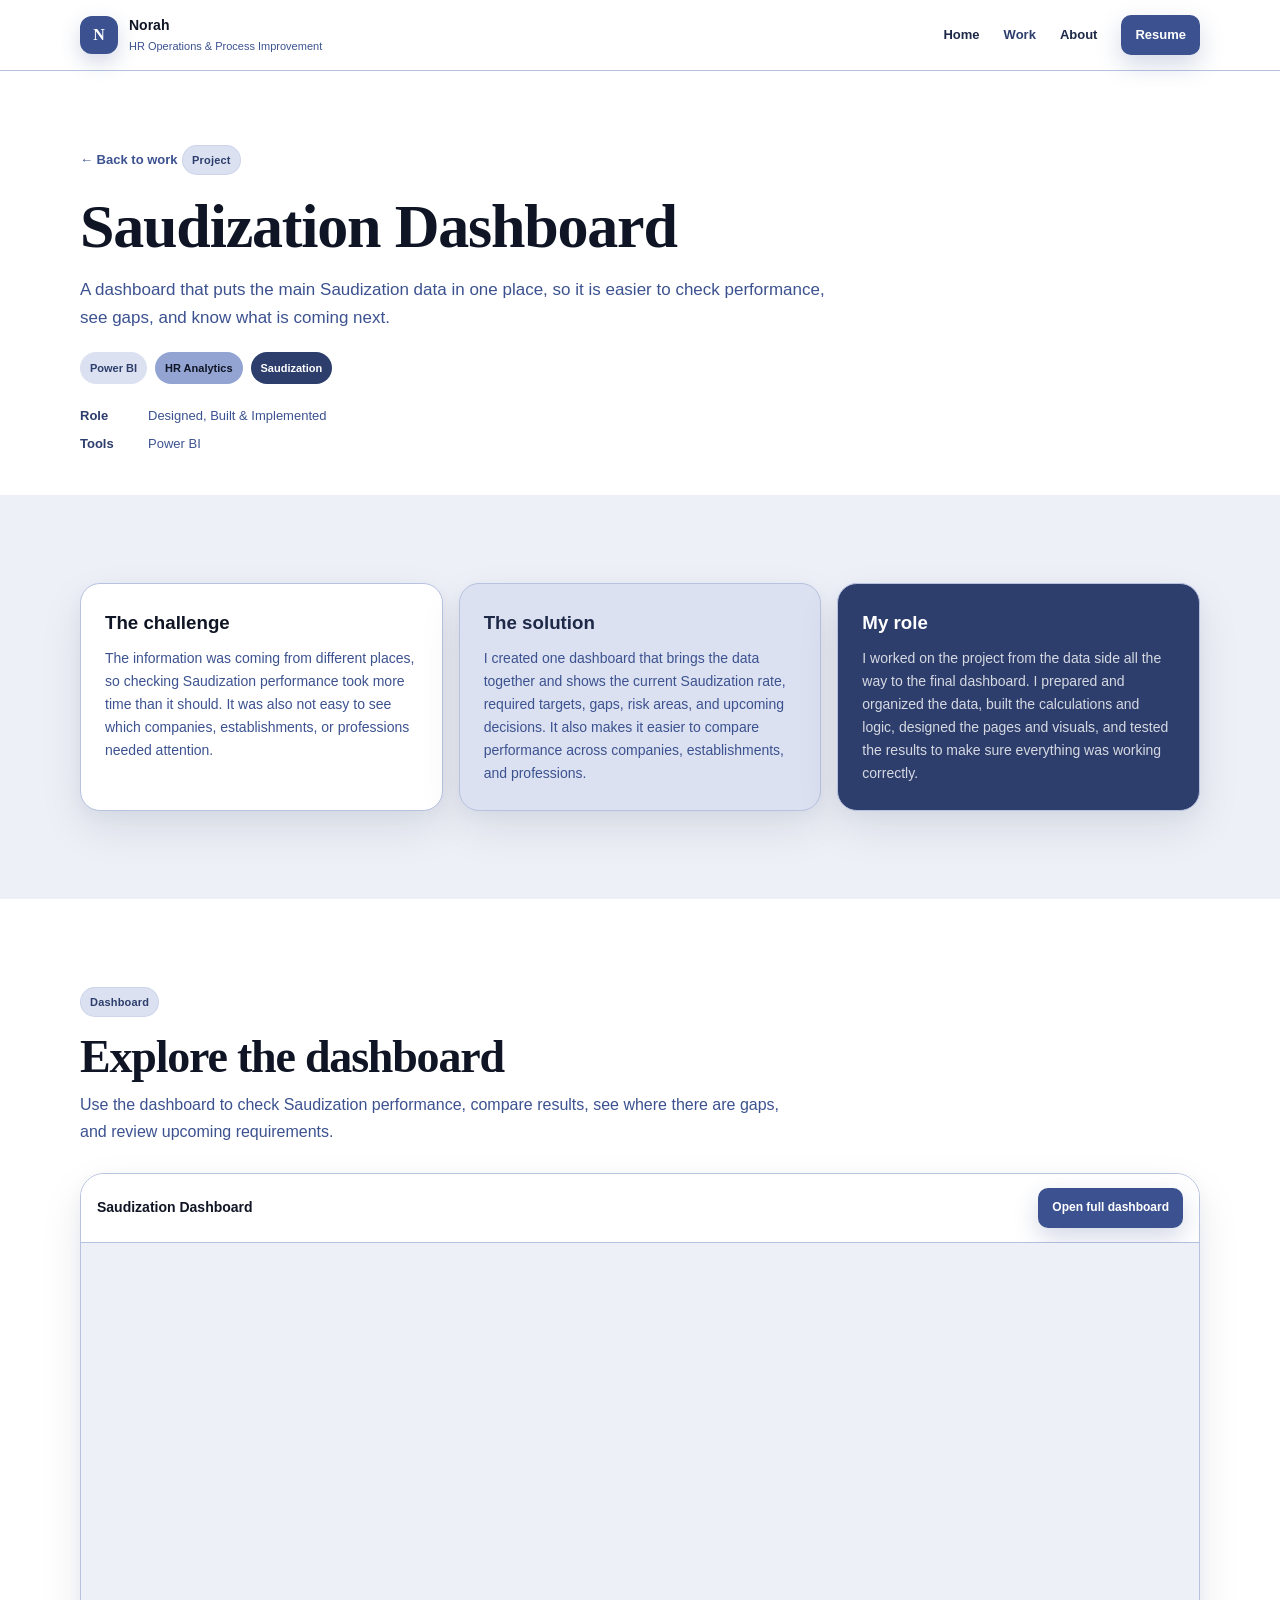
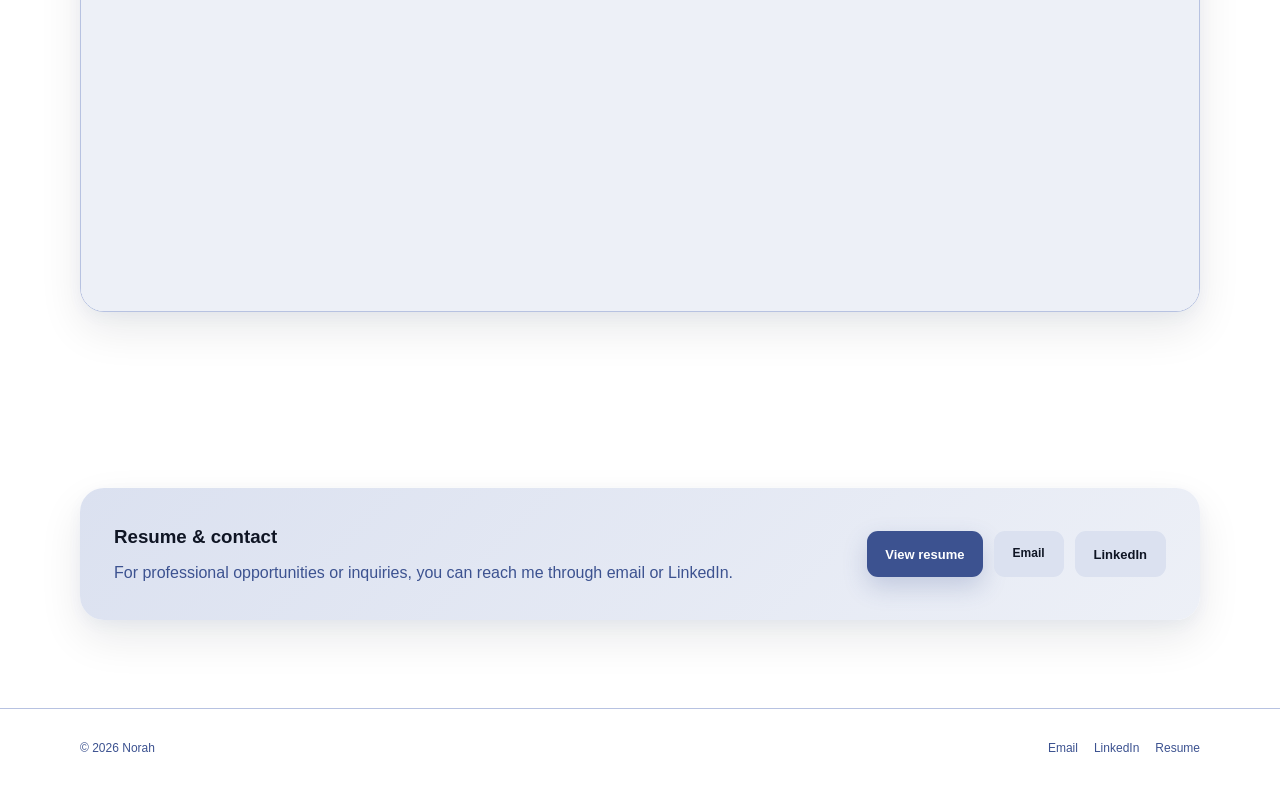
<file: project-saudization.html>
<!DOCTYPE html>
<html lang="en">
<head>
<meta charset="UTF-8">
<meta name="viewport" content="width=device-width, initial-scale=1.0">
<meta name="description" content="Saudization Dashboard project by Norah.">
<title>Saudization Dashboard | Norah</title>
<style>
:root {
  --white: #FFFFFF;
  --ink: #374345;
  --muted: #667477;
  --pink: #C87E8D;
  --pink-soft: #E2BCC4;
  --sage: #7F9987;
  --sage-soft: #C6D7C9;
  --stone: #E9E5DF;
  --line: #CAC4BC;
  --shadow: 0 16px 42px rgba(55, 67, 69, 0.12);
  --page: 1120px;
}
* { box-sizing: border-box; margin: 0; padding: 0; }
html { scroll-behavior: smooth; }
body {
  color: var(--ink);
  background: var(--white);
  font-family: Inter, "Segoe UI", Arial, sans-serif;
  line-height: 1.65;
  -webkit-font-smoothing: antialiased;
}
a { color: inherit; text-decoration: none; }
button { font: inherit; }
img { display: block; max-width: 100%; }
.shell { width: min(var(--page), calc(100% - 32px)); margin: 0 auto; }
.nav {
  position: sticky; top: 0; z-index: 50;
  background: rgba(255,255,255,.94);
  border-bottom: 1px solid var(--line);
  backdrop-filter: blur(14px);
}
.nav-inner {
  min-height: 70px; display: flex; align-items: center;
  justify-content: space-between; gap: 24px;
}
.brand { display: flex; align-items: center; gap: 11px; }
.brand-mark {
  display: grid; width: 38px; height: 38px; place-items: center;
  border-radius: 12px; background: var(--pink-soft);
  color: var(--ink); font-family: Georgia, serif; font-weight: 700;
}
.brand-copy strong { display:block; font-size: 14px; }
.brand-copy span { display:block; font-size: 11px; color: var(--muted); }
.nav-links { display:flex; align-items:center; gap:24px; font-size:13px; font-weight:700; }
.nav-links a:hover, .nav-links a.active { color: #1f292b; }
.resume-link {
  display:inline-flex; min-height:40px; align-items:center; padding:0 14px;
  border-radius:10px; background:var(--ink); color:white !important;
}
.menu-button {
  display:none; width:42px; height:42px; border:1px solid var(--line);
  border-radius:11px; background:white; color:var(--ink);
}
.section { padding: 88px 0; }
.section-soft { background: var(--stone); }
.kicker {
  display:inline-flex; margin-bottom:14px; padding:6px 10px;
  border-radius:999px; background:var(--sage-soft);
  font-size:11px; font-weight:800; letter-spacing:.2px;
}
h1,h2 {
  font-family: Georgia, "Times New Roman", serif;
  font-weight:600; line-height:1.12; letter-spacing:-1.2px;
}
h1 { font-size: clamp(40px, 5vw, 62px); }
h2 { font-size: clamp(32px, 4vw, 46px); }
.lead { color:var(--muted); font-size:17px; }
.button-row { display:flex; flex-wrap:wrap; gap:11px; }
.button {
  display:inline-flex; min-height:46px; align-items:center; justify-content:center;
  padding:0 18px; border-radius:11px; border:1px solid transparent;
  font-size:13px; font-weight:800; transition:.2s ease;
}
.button:hover { transform: translateY(-2px); }
.button-primary { background:var(--ink); color:white; }
.button-secondary { border-color:var(--line); background:white; }
.button-pink { background:var(--pink-soft); color:var(--ink); }
.card {
  border:1px solid var(--line); border-radius:22px;
  background:white; box-shadow:var(--shadow);
}
.footer {
  padding:30px 0; border-top:1px solid var(--line);
  color:var(--muted); font-size:12px;
}
.footer-inner { display:flex; justify-content:space-between; gap:18px; flex-wrap:wrap; }
.footer-links { display:flex; gap:16px; flex-wrap:wrap; }

@media (max-width: 760px) {
  .nav-links {
    position:fixed; top:80px; right:12px; left:12px;
    display:none; padding:16px; border:1px solid var(--line);
    border-radius:16px; background:white; box-shadow:var(--shadow);
  }
  .nav-links.open { display:grid; gap:8px; }
  .nav-links a { padding:10px 6px; }
  .menu-button { display:grid; place-items:center; }
  .section { padding:68px 0; }
  .brand-copy span { display:none; }
}

.project-head { padding:74px 0 42px; }
.back-link { display:inline-flex; margin-bottom:22px; color:var(--muted); font-size:13px; font-weight:700; }
.project-head h1 { max-width:820px; margin-bottom:14px; }
.project-head p { max-width:760px; color:var(--muted); font-size:17px; }
.project-tags { display:flex; flex-wrap:wrap; gap:8px; margin-top:20px; }
.project-tags span { padding:7px 10px; border-radius:999px; background:var(--stone); font-size:11px; font-weight:700; }
.story-grid { display:grid; grid-template-columns:repeat(3,1fr); gap:16px; }
.story-card { padding:24px; border:1px solid var(--line); border-radius:20px; background:white; }
.story-card:nth-child(2){background:var(--pink-soft)}
.story-card:nth-child(3){background:var(--sage-soft)}
.story-card h3 { margin-bottom:8px; }
.story-card p { color:var(--muted); font-size:14px; }
.work-section-head { max-width:720px; margin-bottom:28px; }
.work-section-head h2 { margin-bottom:10px; }
.work-section-head p { color:var(--muted); }
.dashboard-wrap {
  overflow:hidden; border:1px solid var(--line); border-radius:24px;
  background:white; box-shadow:var(--shadow);
}
.dashboard-toolbar {
  display:flex; align-items:center; justify-content:space-between;
  gap:16px; padding:14px 16px; border-bottom:1px solid var(--line);
}
.dashboard-toolbar strong { font-size:14px; }
.open-dashboard {
  display:inline-flex; min-height:40px; align-items:center; padding:0 14px;
  border-radius:10px; background:var(--ink); color:white;
  font-size:12px; font-weight:800;
}
.dashboard-frame {
  width:100%; height:min(76vh,820px); min-height:620px;
  border:0; background:var(--stone);
}
.app-viewer {
  display:grid; grid-template-columns:210px minmax(0,1fr);
  gap:18px; align-items:start;
}
.app-tabs { display:grid; gap:8px; }
.app-tab {
  width:100%; min-height:46px; padding:0 14px; text-align:left;
  border:1px solid var(--line); border-radius:11px;
  background:white; color:var(--ink); font-size:13px; font-weight:800;
  cursor:pointer;
}
.app-tab.active { background:var(--pink-soft); border-color:var(--pink); }
.app-screen {
  overflow:hidden; border:1px solid var(--line); border-radius:24px;
  background:white; box-shadow:var(--shadow);
}
.app-screen img { width:100%; aspect-ratio:16/10; object-fit:contain; background:var(--stone); }
.contact-strip {
  display:flex; align-items:center; justify-content:space-between; gap:28px;
  padding:34px; border-radius:24px; background:var(--sage-soft);
}
.contact-strip p { margin-top:7px; color:var(--muted); }
@media(max-width:850px){
  .story-grid{grid-template-columns:1fr}
  .app-viewer{grid-template-columns:1fr}
  .app-tabs{display:flex;overflow-x:auto;padding-bottom:6px}
  .app-tab{flex:0 0 auto;width:auto;white-space:nowrap}
  .dashboard-frame{min-height:500px;height:68vh}
}
@media(max-width:620px){
  .dashboard-toolbar{align-items:flex-start;flex-direction:column}
  .open-dashboard{width:100%;justify-content:center}
  .dashboard-frame{min-height:420px;height:60vh}
  .contact-strip{align-items:flex-start;flex-direction:column}
}

/* App image frame: same colors and layout, softer modern depth */
.app-screen {
  position: relative;
  overflow: hidden;
  padding: 16px;
  border: 1px solid var(--line);
  border-radius: 34px;
  background: rgba(255, 255, 255, 0.78);
  box-shadow:
    0 34px 80px rgba(55, 67, 69, 0.16),
    0 14px 32px rgba(55, 67, 69, 0.10),
    inset 0 1px 0 rgba(255, 255, 255, 0.88);
}

.app-screen::before {
  position: absolute;
  inset: 0;
  pointer-events: none;
  border-radius: inherit;
  box-shadow:
    inset 0 0 0 1px rgba(255, 255, 255, 0.58),
    inset 0 -18px 35px rgba(55, 67, 69, 0.025);
  content: "";
  z-index: 2;
}

.app-screen img {
  position: relative;
  z-index: 1;
  display: block;
  width: 100%;
  height: auto;
  aspect-ratio: auto;
  object-fit: contain;
  border-radius: 24px;
  background: var(--stone);
  box-shadow:
    0 8px 22px rgba(55, 67, 69, 0.09),
    0 2px 6px rgba(55, 67, 69, 0.05);
}

@media (max-width: 620px) {
  .app-screen {
    padding: 9px;
    border-radius: 24px;
    box-shadow:
      0 22px 52px rgba(55, 67, 69, 0.14),
      0 8px 20px rgba(55, 67, 69, 0.08);
  }

  .app-screen img {
    border-radius: 17px;
  }
}


/* Final image treatment: no outer box, only a soft image shadow */
.app-screen {
  position: relative;
  overflow: visible;
  padding: 0;
  border: 0;
  border-radius: 0;
  background: transparent;
  box-shadow: none;
}

.app-screen::before,
.app-screen::after {
  display: none;
  content: none;
}

.app-screen img {
  display: block;
  width: 100%;
  height: auto;
  aspect-ratio: auto;
  object-fit: contain;
  border-radius: 26px;
  background: transparent;
  box-shadow:
    0 14px 34px rgba(55, 67, 69, 0.10),
    0 3px 10px rgba(55, 67, 69, 0.05);
  transform: none;
}

.app-screen:hover,
.app-screen:hover img {
  transform: none;
  box-shadow:
    0 14px 34px rgba(55, 67, 69, 0.10),
    0 3px 10px rgba(55, 67, 69, 0.05);
}

@media (max-width: 620px) {
  .app-screen img {
    border-radius: 18px;
    box-shadow:
      0 10px 24px rgba(55, 67, 69, 0.09),
      0 2px 7px rgba(55, 67, 69, 0.04);
  }
}


/* Modern app buttons */
.app-viewer {
  grid-template-columns: 190px minmax(0, 1fr);
  gap: 22px;
}

.app-tabs {
  gap: 12px;
  align-content: start;
}

.app-tab {
  position: relative;
  width: 100%;
  min-height: 0;
  padding: 14px 16px 14px 18px;
  border: 0 !important;
  border-radius: 18px;
  background: rgba(255, 255, 255, 0.92);
  color: var(--iron-grey);
  font-size: 14px;
  font-weight: 700;
  line-height: 1.2;
  box-shadow:
    0 10px 24px rgba(55, 67, 69, 0.06),
    inset 0 1px 0 rgba(255,255,255,.75);
  transition:
    transform .18s ease,
    box-shadow .18s ease,
    background .18s ease,
    color .18s ease;
}

.app-tab::before {
  content: "";
  position: absolute;
  left: 12px;
  top: 50%;
  width: 7px;
  height: 7px;
  border-radius: 50%;
  background: rgba(200, 126, 141, 0.35);
  transform: translateY(-50%);
  transition: transform .18s ease, background .18s ease;
}

.app-tab:hover {
  transform: translateY(-2px);
  box-shadow:
    0 14px 26px rgba(55, 67, 69, 0.09),
    inset 0 1px 0 rgba(255,255,255,.8);
}

.app-tab.active {
  background: linear-gradient(180deg, rgba(226,188,196,.95), rgba(221,184,192,.95));
  color: #374345;
  box-shadow:
    0 14px 30px rgba(55, 67, 69, 0.10),
    inset 0 1px 0 rgba(255,255,255,.55);
}

.app-tab.active::before {
  background: #b86b7b;
  transform: translateY(-50%) scale(1.2);
}

@media (max-width: 850px) {
  .app-viewer {
    grid-template-columns: 1fr;
    gap: 16px;
  }

  .app-tabs {
    display: flex;
    overflow-x: auto;
    padding: 2px 2px 8px;
    gap: 10px;
  }

  .app-tab {
    flex: 0 0 auto;
    width: auto;
    white-space: nowrap;
    padding: 13px 18px 13px 24px;
    border-radius: 999px;
  }

  .app-tab::before {
    left: 12px;
  }
}


/* Final app button cleanup */
.app-tabs {
  display: grid;
  grid-template-columns: 1fr;
  gap: 12px;
}

.app-tab {
  width: 190px;
  height: 48px;
  min-height: 48px;
  padding: 0 18px;
  display: flex;
  align-items: center;
  justify-content: flex-start;
}

.app-tab::before,
.app-tab::after {
  display: none !important;
  content: none !important;
}

@media (max-width: 850px) {
  .app-tabs {
    display: flex;
    gap: 10px;
  }

  .app-tab {
    flex: 0 0 190px;
    width: 190px;
    height: 48px;
    min-height: 48px;
    padding: 0 18px;
    border-radius: 18px;
  }
}


/* Responsive Power BI embed based on the selected 1024 × 612 size */
.dashboard-embed {
  position: relative;
  width: 100%;
  aspect-ratio: 1024 / 612;
  overflow: hidden;
  background: var(--stone);
}

.dashboard-frame {
  position: absolute;
  inset: 0;
  display: block;
  width: 100% !important;
  height: 100% !important;
  min-height: 0 !important;
  border: 0;
  background: var(--stone);
}

@media (max-width: 620px) {
  .dashboard-embed {
    aspect-ratio: 1024 / 612;
  }
}


/* Space Indigo palette
   50–100: page and soft surfaces
   200–300: borders and subtle decoration
   400–500: secondary accents
   600–700: supporting text and hover states
   800–950: headings, primary buttons, and strong sections
*/
:root {
  --space-indigo-50: #f0f0f4;
  --space-indigo-100: #e1e1ea;
  --space-indigo-200: #c3c3d5;
  --space-indigo-300: #a5a5c0;
  --space-indigo-400: #8888aa;
  --space-indigo-500: #6a6a95;
  --space-indigo-600: #555577;
  --space-indigo-700: #3f3f5a;
  --space-indigo-800: #2a2a3c;
  --space-indigo-900: #15151e;
  --space-indigo-950: #0f0f15;

  --white: #ffffff;
  --ink: var(--space-indigo-900);
  --muted: var(--space-indigo-600);
  --pink: var(--space-indigo-500);
  --pink-soft: var(--space-indigo-100);
  --sage: var(--space-indigo-400);
  --sage-soft: var(--space-indigo-50);
  --stone: var(--space-indigo-50);
  --line: var(--space-indigo-200);
  --shadow:
    0 18px 46px rgba(15, 15, 21, 0.10),
    0 4px 14px rgba(63, 63, 90, 0.05);
}

body {
  background: #ffffff;
  color: var(--space-indigo-900);
}

.nav {
  background: rgba(255, 255, 255, 0.95);
  border-bottom-color: var(--space-indigo-200);
}

.brand-mark {
  background: var(--space-indigo-100);
  color: var(--space-indigo-900);
  box-shadow: inset 0 0 0 1px rgba(63, 63, 90, 0.06);
}

.brand-copy strong,
h1,
h2,
h3 {
  color: var(--space-indigo-900);
}

.brand-copy span,
.lead,
.page-head p,
.project-head p,
.project-copy p,
.about-mini p,
.work-card p,
.work-section-head p,
.story-card p,
.contact-card p,
.contact-strip p {
  color: var(--space-indigo-600);
}

.nav-links a:hover,
.nav-links a.active,
.back-link:hover,
.footer-links a:hover {
  color: var(--space-indigo-500);
}

.resume-link,
.button-primary,
.open-dashboard {
  background: var(--space-indigo-800);
  color: #ffffff !important;
  box-shadow: 0 10px 24px rgba(42, 42, 60, 0.16);
}

.resume-link:hover,
.button-primary:hover,
.open-dashboard:hover {
  background: var(--space-indigo-950);
}

.button-secondary {
  border-color: var(--space-indigo-200);
  background: #ffffff;
  color: var(--space-indigo-800);
}

.button-secondary:hover {
  border-color: var(--space-indigo-400);
  background: var(--space-indigo-50);
}

.button-pink {
  background: var(--space-indigo-100);
  color: var(--space-indigo-800);
}

.kicker {
  background: var(--space-indigo-100);
  color: var(--space-indigo-700);
  box-shadow: inset 0 0 0 1px rgba(63, 63, 90, 0.06);
}

.section-soft {
  background: var(--space-indigo-50);
}

.personal-note {
  background:
    radial-gradient(circle at 86% 14%, rgba(136, 136, 170, 0.25), transparent 32%),
    linear-gradient(145deg, #ffffff 0%, var(--space-indigo-50) 100%);
}

.personal-note::before {
  background: var(--space-indigo-200);
}

.personal-note::after {
  background: var(--space-indigo-100);
}

.note-card,
.work-card,
.story-card,
.dashboard-wrap,
.app-tab,
.contact-card,
.contact-strip,
.card {
  border-color: var(--space-indigo-200);
}

.note-card {
  background: var(--space-indigo-800);
  border-color: transparent;
  box-shadow:
    0 24px 54px rgba(15, 15, 21, 0.18),
    0 6px 18px rgba(63, 63, 90, 0.10);
}

.note-card small,
.note-card h3,
.note-card p {
  color: #ffffff;
}

.note-card small,
.note-card p {
  opacity: 0.76;
}

.note-tags span {
  background: rgba(225, 225, 234, 0.13);
  color: var(--space-indigo-100);
}

.note-tags span:nth-child(2) {
  background: rgba(165, 165, 192, 0.17);
  color: #ffffff;
}

.note-tags span:nth-child(3) {
  background: rgba(106, 106, 149, 0.30);
  color: #ffffff;
}

.project-art,
.work-preview {
  background:
    radial-gradient(circle at 88% 12%, rgba(106, 106, 149, 0.20), transparent 34%),
    linear-gradient(145deg, var(--space-indigo-50), var(--space-indigo-100));
}

.project-side,
.preview-side {
  background: var(--space-indigo-800);
}

.project-box:nth-child(1),
.preview-box:nth-child(1) {
  background: var(--space-indigo-300);
}

.project-box:nth-child(2),
.preview-box:nth-child(2) {
  background: var(--space-indigo-400);
}

.project-box:nth-child(3),
.preview-box:nth-child(3) {
  background: var(--space-indigo-600);
}

.project-large,
.preview-large {
  background:
    linear-gradient(135deg, var(--space-indigo-100), var(--space-indigo-300));
}

.work-meta span,
.project-tags span {
  background: var(--space-indigo-100);
  color: var(--space-indigo-700);
}

.work-meta span:nth-child(2),
.project-tags span:nth-child(2) {
  background: var(--space-indigo-200);
  color: var(--space-indigo-800);
}

.work-meta span:nth-child(3),
.project-tags span:nth-child(3) {
  background: var(--space-indigo-700);
  color: #ffffff;
}

.story-card:nth-child(1) {
  background: #ffffff;
}

.story-card:nth-child(2) {
  background: var(--space-indigo-100);
}

.story-card:nth-child(3) {
  background: var(--space-indigo-700);
}

.story-card:nth-child(3) h3,
.story-card:nth-child(3) p {
  color: #ffffff;
}

.story-card:nth-child(3) p {
  opacity: 0.76;
}

.dashboard-toolbar {
  background: #ffffff;
}

.dashboard-embed,
.dashboard-frame {
  background: var(--space-indigo-50);
}

.app-tab {
  background: #ffffff;
  color: var(--space-indigo-800);
  box-shadow:
    0 10px 24px rgba(42, 42, 60, 0.07),
    0 3px 9px rgba(106, 106, 149, 0.05);
}

.app-tab:hover {
  background: var(--space-indigo-100);
  color: var(--space-indigo-900);
  box-shadow:
    0 14px 28px rgba(42, 42, 60, 0.10),
    0 4px 10px rgba(106, 106, 149, 0.06);
}

.app-tab.active {
  background: var(--space-indigo-800);
  color: #ffffff;
  box-shadow:
    0 14px 30px rgba(15, 15, 21, 0.18),
    0 4px 12px rgba(106, 106, 149, 0.08);
}

.app-screen img,
.project-cover,
.work-cover {
  box-shadow:
    0 16px 38px rgba(15, 15, 21, 0.10),
    0 4px 12px rgba(106, 106, 149, 0.06);
}

.contact-card,
.contact-strip {
  background:
    linear-gradient(135deg, var(--space-indigo-100), var(--space-indigo-50));
}

.contact-card::before,
.contact-strip::before {
  background: var(--space-indigo-600);
}

.footer {
  border-top-color: var(--space-indigo-200);
}

.menu-button {
  border-color: var(--space-indigo-200);
  background: var(--space-indigo-50);
  color: var(--space-indigo-800);
}


/* Twilight Indigo theme — full scale usage */
:root {
  --twilight-indigo-50: #EDF0F7;
  --twilight-indigo-100: #DBE1F0;
  --twilight-indigo-200: #B7C2E1;
  --twilight-indigo-300: #93A4D2;
  --twilight-indigo-400: #6F85C3;
  --twilight-indigo-500: #4B67B4;
  --twilight-indigo-600: #3C5290;
  --twilight-indigo-700: #2D3E6C;
  --twilight-indigo-800: #1E2948;
  --twilight-indigo-900: #0F1524;
  --twilight-indigo-950: #0B0E19;

  --white: #FFFFFF;
  --ink: var(--twilight-indigo-900);
  --muted: var(--twilight-indigo-600);
  --pink: var(--twilight-indigo-500);
  --pink-soft: var(--twilight-indigo-100);
  --sage: var(--twilight-indigo-400);
  --sage-soft: var(--twilight-indigo-50);
  --stone: var(--twilight-indigo-50);
  --line: var(--twilight-indigo-200);
  --shadow:
    0 18px 46px rgba(15, 21, 36, 0.12),
    0 5px 16px rgba(75, 103, 180, 0.08);
}

body {
  background: #FFFFFF;
  color: var(--twilight-indigo-900);
}

.nav {
  background: rgba(255, 255, 255, 0.96);
  border-bottom-color: var(--twilight-indigo-200);
}

.brand-mark {
  background: var(--twilight-indigo-600);
  color: #FFFFFF;
  box-shadow: 0 8px 20px rgba(60, 82, 144, 0.22);
}

.brand-copy strong,
h1,
h2,
h3 {
  color: var(--twilight-indigo-900);
}

.brand-copy span,
.lead,
.page-head p,
.project-head p,
.project-copy p,
.about-mini p,
.work-card p,
.work-section-head p,
.story-card p,
.contact-card p,
.contact-strip p {
  color: var(--twilight-indigo-600);
}

.nav-links a {
  color: var(--twilight-indigo-800);
}

.nav-links a:hover {
  color: var(--twilight-indigo-500);
}

.nav-links a.active {
  color: var(--twilight-indigo-700);
}

.resume-link,
.button-primary,
.open-dashboard {
  background: var(--twilight-indigo-600);
  color: #FFFFFF !important;
  border: 0;
  box-shadow: 0 10px 24px rgba(60, 82, 144, 0.22);
}

.resume-link:hover,
.button-primary:hover,
.open-dashboard:hover {
  background: var(--twilight-indigo-700);
  box-shadow: 0 13px 28px rgba(45, 62, 108, 0.24);
}

.resume-link:active,
.button-primary:active,
.open-dashboard:active {
  background: var(--twilight-indigo-800);
  transform: translateY(1px);
}

.resume-link[disabled],
.button-primary[disabled],
.open-dashboard[disabled],
.resume-link.disabled,
.button-primary.disabled,
.open-dashboard.disabled {
  background: var(--twilight-indigo-300);
  color: #FFFFFF !important;
  box-shadow: none;
  pointer-events: none;
}

.button-secondary {
  background: var(--twilight-indigo-100);
  color: var(--twilight-indigo-900);
  border-color: transparent;
}

.button-secondary:hover {
  background: var(--twilight-indigo-200);
  color: var(--twilight-indigo-900);
}

.button-secondary:active {
  background: var(--twilight-indigo-300);
}

.button-secondary[disabled],
.button-secondary.disabled {
  background: var(--twilight-indigo-200);
  color: #FFFFFF;
  pointer-events: none;
}

.button-tertiary {
  background: transparent;
  color: var(--twilight-indigo-600);
  border: 1px solid var(--twilight-indigo-500);
}

.button-tertiary:hover {
  background: var(--twilight-indigo-50);
  color: var(--twilight-indigo-700);
  border-color: var(--twilight-indigo-600);
}

.button-tertiary:active {
  background: var(--twilight-indigo-100);
  color: var(--twilight-indigo-800);
  border-color: var(--twilight-indigo-700);
}

.button-tertiary[disabled],
.button-tertiary.disabled {
  color: var(--twilight-indigo-300);
  border-color: var(--twilight-indigo-200);
  pointer-events: none;
}

.kicker {
  background: var(--twilight-indigo-100);
  color: var(--twilight-indigo-700);
  box-shadow: inset 0 0 0 1px rgba(75, 103, 180, 0.10);
}

.section-soft {
  background: var(--twilight-indigo-50);
}

.personal-note {
  background:
    radial-gradient(circle at 88% 10%, rgba(75, 103, 180, 0.22), transparent 35%),
    linear-gradient(145deg, #FFFFFF 0%, var(--twilight-indigo-50) 100%);
}

.personal-note::before {
  background: var(--twilight-indigo-400);
  opacity: 0.18;
}

.personal-note::after {
  background: var(--twilight-indigo-200);
  opacity: 0.72;
}

.note-card {
  background:
    linear-gradient(145deg, var(--twilight-indigo-800), var(--twilight-indigo-950));
  border: 0;
  box-shadow:
    0 24px 54px rgba(11, 14, 25, 0.24),
    0 7px 20px rgba(75, 103, 180, 0.13);
}

.note-card small {
  color: var(--twilight-indigo-300);
}

.note-card h3 {
  color: #FFFFFF;
}

.note-card p {
  color: var(--twilight-indigo-100);
}

.note-tags span {
  background: rgba(219, 225, 240, 0.12);
  color: var(--twilight-indigo-100);
}

.note-tags span:nth-child(2) {
  background: rgba(111, 133, 195, 0.24);
  color: #FFFFFF;
}

.note-tags span:nth-child(3) {
  background: rgba(75, 103, 180, 0.34);
  color: #FFFFFF;
}

.project-art,
.work-preview {
  background:
    radial-gradient(circle at 90% 12%, rgba(75, 103, 180, 0.28), transparent 32%),
    linear-gradient(145deg, var(--twilight-indigo-50), var(--twilight-indigo-100));
}

.project-side,
.preview-side {
  background: var(--twilight-indigo-800);
}

.project-box:nth-child(1),
.preview-box:nth-child(1) {
  background: var(--twilight-indigo-300);
}

.project-box:nth-child(2),
.preview-box:nth-child(2) {
  background: var(--twilight-indigo-500);
}

.project-box:nth-child(3),
.preview-box:nth-child(3) {
  background: var(--twilight-indigo-700);
}

.project-large,
.preview-large {
  background:
    linear-gradient(135deg, var(--twilight-indigo-200), var(--twilight-indigo-500));
}

.work-meta span,
.project-tags span {
  background: var(--twilight-indigo-100);
  color: var(--twilight-indigo-700);
}

.work-meta span:nth-child(2),
.project-tags span:nth-child(2) {
  background: var(--twilight-indigo-300);
  color: var(--twilight-indigo-900);
}

.work-meta span:nth-child(3),
.project-tags span:nth-child(3) {
  background: var(--twilight-indigo-700);
  color: #FFFFFF;
}

.work-card,
.story-card,
.dashboard-wrap,
.contact-card,
.contact-strip {
  border-color: var(--twilight-indigo-200);
  box-shadow:
    0 18px 44px rgba(15, 21, 36, 0.09),
    0 5px 14px rgba(75, 103, 180, 0.05);
}

.story-card:nth-child(1) {
  background: #FFFFFF;
}

.story-card:nth-child(2) {
  background: var(--twilight-indigo-100);
}

.story-card:nth-child(2) h3 {
  color: var(--twilight-indigo-800);
}

.story-card:nth-child(3) {
  background: var(--twilight-indigo-700);
}

.story-card:nth-child(3) h3,
.story-card:nth-child(3) p {
  color: #FFFFFF;
}

.story-card:nth-child(3) p {
  opacity: 0.80;
}

.dashboard-toolbar {
  background: #FFFFFF;
}

.dashboard-embed,
.dashboard-frame {
  background: var(--twilight-indigo-50);
}

.app-tab {
  background: #FFFFFF;
  color: var(--twilight-indigo-700);
  border: 1px solid var(--twilight-indigo-200) !important;
  box-shadow:
    0 10px 24px rgba(15, 21, 36, 0.06),
    0 3px 10px rgba(75, 103, 180, 0.05);
}

.app-tab:hover {
  background: var(--twilight-indigo-100);
  color: var(--twilight-indigo-800);
  border-color: var(--twilight-indigo-300) !important;
}

.app-tab.active {
  background: var(--twilight-indigo-600);
  color: #FFFFFF;
  border-color: var(--twilight-indigo-600) !important;
  box-shadow:
    0 14px 30px rgba(60, 82, 144, 0.22),
    0 4px 12px rgba(75, 103, 180, 0.08);
}

.app-tab:active {
  background: var(--twilight-indigo-800);
}

.app-screen img,
.project-cover,
.work-cover {
  box-shadow:
    0 16px 38px rgba(15, 21, 36, 0.12),
    0 5px 14px rgba(75, 103, 180, 0.07);
}

.contact-card,
.contact-strip {
  background:
    linear-gradient(135deg, var(--twilight-indigo-100), var(--twilight-indigo-50));
}

.contact-card::before,
.contact-strip::before {
  background: var(--twilight-indigo-500);
}

.back-link,
.footer-links a {
  color: var(--twilight-indigo-600);
}

.back-link:hover,
.footer-links a:hover {
  color: var(--twilight-indigo-500);
}

.footer {
  border-top-color: var(--twilight-indigo-200);
}

.menu-button {
  background: var(--twilight-indigo-100);
  color: var(--twilight-indigo-800);
  border-color: var(--twilight-indigo-200);
}

.menu-button:hover {
  background: var(--twilight-indigo-200);
}


/* Project summary and contact refinements */
.project-summary {
  display: grid;
  gap: 8px;
  max-width: 720px;
  margin-top: 22px;
}

.project-summary > div {
  display: grid;
  grid-template-columns: 58px minmax(0, 1fr);
  gap: 10px;
  align-items: start;
  font-size: 13px;
  line-height: 1.5;
}

.project-summary strong {
  color: #2D3E6C;
}

.project-summary span {
  color: var(--muted);
}

.contact-actions {
  align-items: center;
}

.contact-email {
  font-size: 12px;
}

</style>
</head>
<body>

<nav class="nav">
  <div class="shell nav-inner">
    <a class="brand" href="index.html">
      <span class="brand-mark">N</span>
      <span class="brand-copy">
        <strong>Norah</strong>
        <span>HR Operations & Process Improvement</span>
      </span>
    </a>
    <div class="nav-links" id="navLinks">
      <a class="" href="index.html">Home</a>
      <a class="active" href="work.html">Work</a>
      <a href="index.html#about">About</a>
      <a class="resume-link" href="assets/Norah_Resume.pdf" target="_blank">Resume</a>
    </div>
    <button class="menu-button" id="menuButton" aria-label="Open menu">☰</button>
  </div>
</nav>

<main>
  <header class="shell project-head">
    <a class="back-link" href="work.html">← Back to work</a>
    <span class="kicker">Project</span>
    <h1>Saudization Dashboard</h1>
    <p>
      A dashboard that puts the main Saudization data in one place, so it is easier to check performance, see gaps, and know what is coming next.
    </p>
    <div class="project-tags">
      <span>Power BI</span>
      <span>HR Analytics</span>
      <span>Saudization</span>
    </div>
    <div class="project-summary">
      <div><strong>Role</strong><span>Designed, Built &amp; Implemented</span></div>
      <div><strong>Tools</strong><span>Power BI</span></div>
    </div>
  </header>

  <section class="section section-soft">
    <div class="shell story-grid">
      <article class="story-card">
        <h3>The challenge</h3>
        <p>The information was coming from different places, so checking Saudization performance took more time than it should. It was also not easy to see which companies, establishments, or professions needed attention.</p>
      </article>
      <article class="story-card">
        <h3>The solution</h3>
        <p>I created one dashboard that brings the data together and shows the current Saudization rate, required targets, gaps, risk areas, and upcoming decisions. It also makes it easier to compare performance across companies, establishments, and professions.</p>
      </article>
      <article class="story-card">
        <h3>My role</h3>
        <p>I worked on the project from the data side all the way to the final dashboard. I prepared and organized the data, built the calculations and logic, designed the pages and visuals, and tested the results to make sure everything was working correctly.</p>
      </article>
    </div>
  </section>

  <section class="section">
    <div class="shell">
      <div class="work-section-head">
        <span class="kicker">Dashboard</span>
        <h2>Explore the dashboard</h2>
        <p>Use the dashboard to check Saudization performance, compare results, see where there are gaps, and review upcoming requirements.</p>
      </div>

      <div class="dashboard-wrap">
        <div class="dashboard-toolbar">
          <strong>Saudization Dashboard</strong>
          <a class="open-dashboard" id="openDashboard" target="_blank" rel="noopener">Open full dashboard</a>
        </div>
        <div class="dashboard-embed">
          <iframe
            class="dashboard-frame"
            id="powerBiFrame"
            title="Saudization Dashboard"
            width="1024"
            height="612"
            src="https://app.powerbi.com/view?r=eyJrIjoiY2U0ODQ3ZGYtMzQ1MS00NTRjLWJhMTQtZGViOTJmMWFkNjRiIiwidCI6IjMyN2I1MjE2LTkwNTMtNDQ4Yi1iZDI2LWYxYWViZGEzN2Q4NiJ9&pageName=5524f169a9700ea003d0"
            frameborder="0"
            allowfullscreen="true">
          </iframe>
        </div>
      </div>
    </div>
  </section>


  <section class="section">
    <div class="shell contact-strip">
      <div>
        <h3>Resume &amp; contact</h3>
        <p>For professional opportunities or inquiries, you can reach me through email or LinkedIn.</p>
      </div>
      <div class="button-row contact-actions">
        <a class="button button-primary" href="assets/Norah_Resume.pdf" target="_blank">View resume</a>
        <a class="button button-secondary contact-email" href="mailto:norahalsubaie@norah.my">Email</a>
        <a class="button button-secondary" href="https://www.linkedin.com/in/norah-a-a1b899357/" target="_blank" rel="noopener">LinkedIn</a>
      </div>
    </div>
  </section>
</main>

<footer class="footer">
  <div class="shell footer-inner">
    <span>© <span id="year"></span> Norah</span>
    <div class="footer-links">
      <a href="mailto:norahalsubaie@norah.my">Email</a>
      <a href="https://www.linkedin.com/in/norah-a-a1b899357/" target="_blank">LinkedIn</a>
      <a href="assets/Norah_Resume.pdf" target="_blank">Resume</a>
    </div>
  </div>
</footer>


<script>
  const CONFIG = {
    powerBiUrl: "https://app.powerbi.com/view?r=eyJrIjoiY2U0ODQ3ZGYtMzQ1MS00NTRjLWJhMTQtZGViOTJmMWFkNjRiIiwidCI6IjMyN2I1MjE2LTkwNTMtNDQ4Yi1iZDI2LWYxYWViZGEzN2Q4NiJ9&pageName=5524f169a9700ea003d0"
  };

  document.getElementById("year").textContent = new Date().getFullYear();

  const menuButton = document.getElementById("menuButton");
  const navLinks = document.getElementById("navLinks");
  menuButton.addEventListener("click", () => navLinks.classList.toggle("open"));
  navLinks.querySelectorAll("a").forEach(a => a.addEventListener("click", () => navLinks.classList.remove("open")));

  const frame = document.getElementById("powerBiFrame");
  const openDashboard = document.getElementById("openDashboard");
  frame.src = CONFIG.powerBiUrl;
  openDashboard.href = CONFIG.powerBiUrl;
</script>

</body>
</html>
</file>
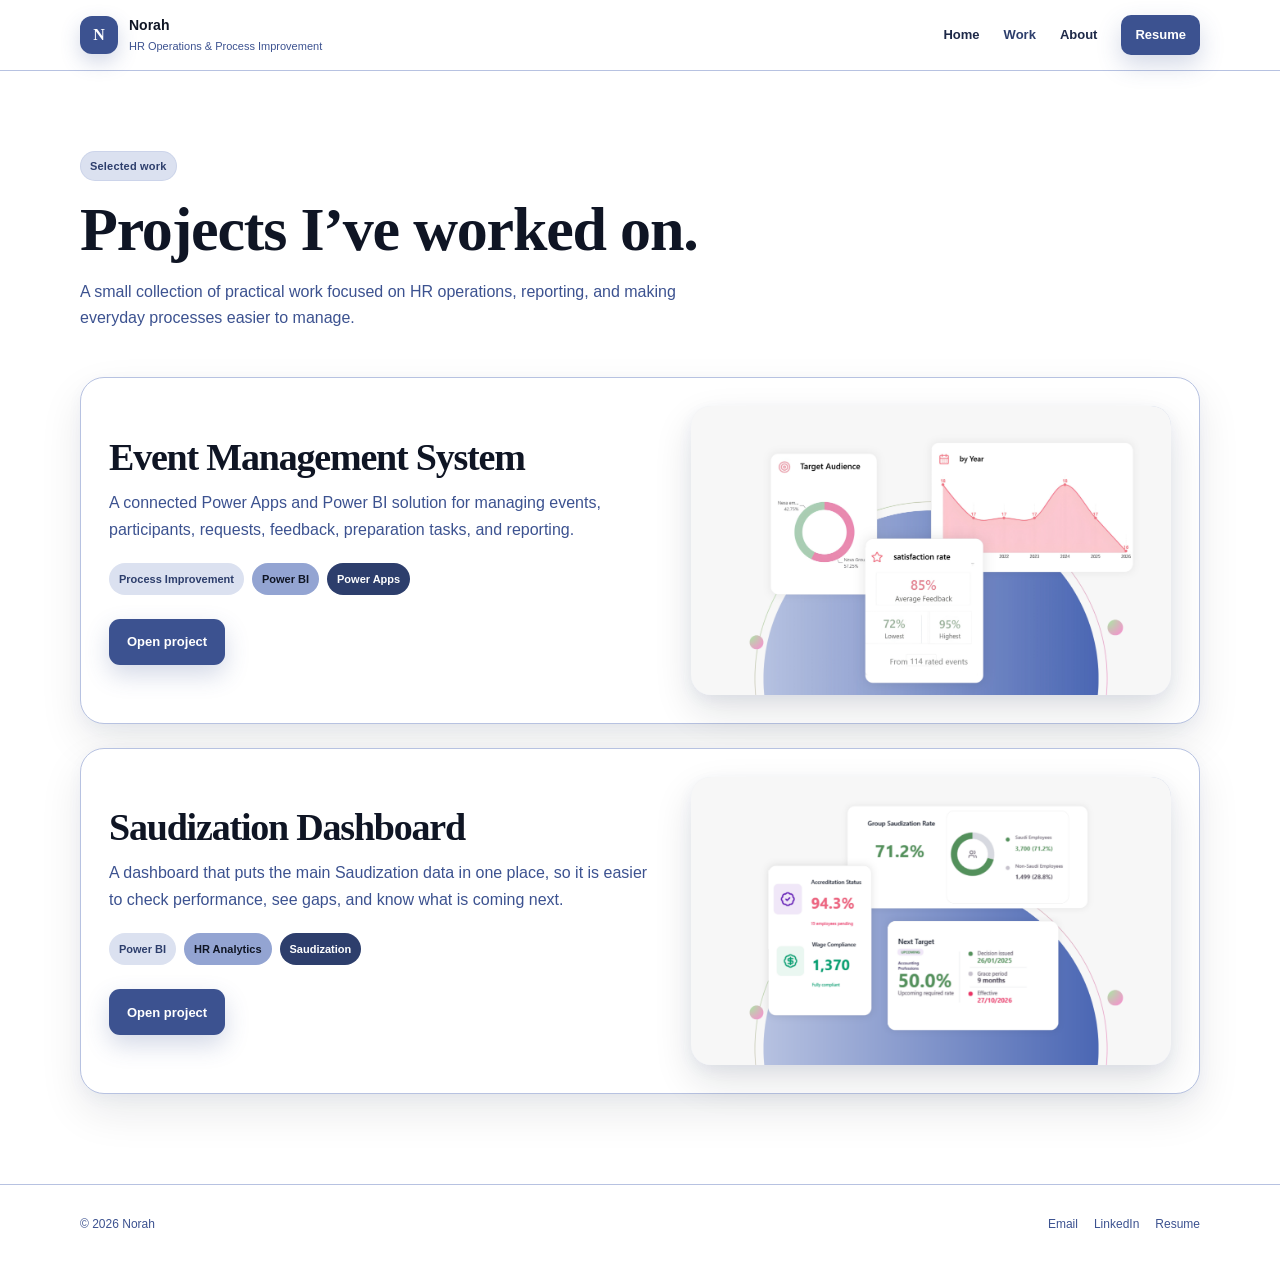
<file: work.html>
<!DOCTYPE html>
<html lang="en">
<head>
<meta charset="UTF-8">
<meta name="viewport" content="width=device-width, initial-scale=1.0">
<meta name="description" content="Selected work by Norah.">
<title>Work | Norah</title>
<style>
:root {
  --white: #FFFFFF;
  --ink: #374345;
  --muted: #667477;
  --pink: #C87E8D;
  --pink-soft: #E2BCC4;
  --sage: #7F9987;
  --sage-soft: #C6D7C9;
  --stone: #E9E5DF;
  --line: #CAC4BC;
  --shadow: 0 16px 42px rgba(55, 67, 69, 0.12);
  --page: 1120px;
}
* { box-sizing: border-box; margin: 0; padding: 0; }
html { scroll-behavior: smooth; }
body {
  color: var(--ink);
  background: var(--white);
  font-family: Inter, "Segoe UI", Arial, sans-serif;
  line-height: 1.65;
  -webkit-font-smoothing: antialiased;
}
a { color: inherit; text-decoration: none; }
button { font: inherit; }
img { display: block; max-width: 100%; }
.shell { width: min(var(--page), calc(100% - 32px)); margin: 0 auto; }
.nav {
  position: sticky; top: 0; z-index: 50;
  background: rgba(255,255,255,.94);
  border-bottom: 1px solid var(--line);
  backdrop-filter: blur(14px);
}
.nav-inner {
  min-height: 70px; display: flex; align-items: center;
  justify-content: space-between; gap: 24px;
}
.brand { display: flex; align-items: center; gap: 11px; }
.brand-mark {
  display: grid; width: 38px; height: 38px; place-items: center;
  border-radius: 12px; background: var(--pink-soft);
  color: var(--ink); font-family: Georgia, serif; font-weight: 700;
}
.brand-copy strong { display:block; font-size: 14px; }
.brand-copy span { display:block; font-size: 11px; color: var(--muted); }
.nav-links { display:flex; align-items:center; gap:24px; font-size:13px; font-weight:700; }
.nav-links a:hover, .nav-links a.active { color: #1f292b; }
.resume-link {
  display:inline-flex; min-height:40px; align-items:center; padding:0 14px;
  border-radius:10px; background:var(--ink); color:white !important;
}
.menu-button {
  display:none; width:42px; height:42px; border:1px solid var(--line);
  border-radius:11px; background:white; color:var(--ink);
}
.section { padding: 88px 0; }
.section-soft { background: var(--stone); }
.kicker {
  display:inline-flex; margin-bottom:14px; padding:6px 10px;
  border-radius:999px; background:var(--sage-soft);
  font-size:11px; font-weight:800; letter-spacing:.2px;
}
h1,h2 {
  font-family: Georgia, "Times New Roman", serif;
  font-weight:600; line-height:1.12; letter-spacing:-1.2px;
}
h1 { font-size: clamp(40px, 5vw, 62px); }
h2 { font-size: clamp(32px, 4vw, 46px); }
.lead { color:var(--muted); font-size:17px; }
.button-row { display:flex; flex-wrap:wrap; gap:11px; }
.button {
  display:inline-flex; min-height:46px; align-items:center; justify-content:center;
  padding:0 18px; border-radius:11px; border:1px solid transparent;
  font-size:13px; font-weight:800; transition:.2s ease;
}
.button:hover { transform: translateY(-2px); }
.button-primary { background:var(--ink); color:white; }
.button-secondary { border-color:var(--line); background:white; }
.button-pink { background:var(--pink-soft); color:var(--ink); }
.card {
  border:1px solid var(--line); border-radius:22px;
  background:white; box-shadow:var(--shadow);
}
.footer {
  padding:30px 0; border-top:1px solid var(--line);
  color:var(--muted); font-size:12px;
}
.footer-inner { display:flex; justify-content:space-between; gap:18px; flex-wrap:wrap; }
.footer-links { display:flex; gap:16px; flex-wrap:wrap; }

@media (max-width: 760px) {
  .nav-links {
    position:fixed; top:80px; right:12px; left:12px;
    display:none; padding:16px; border:1px solid var(--line);
    border-radius:16px; background:white; box-shadow:var(--shadow);
  }
  .nav-links.open { display:grid; gap:8px; }
  .nav-links a { padding:10px 6px; }
  .menu-button { display:grid; place-items:center; }
  .section { padding:68px 0; }
  .brand-copy span { display:none; }
}

.page-head { padding:80px 0 46px; }
.page-head h1 { margin-bottom:14px; }
.page-head p { max-width:650px; color:var(--muted); }
.work-grid { display:grid; gap:24px; padding-bottom:90px; }
.work-card {
  display:grid; grid-template-columns:1fr .88fr; gap:36px; padding:28px;
  align-items:center; border:1px solid var(--line); border-radius:24px;
  background:white; box-shadow:var(--shadow);
}
.work-card h2 { margin-bottom:12px; font-size:38px; }
.work-card p { margin-bottom:20px; color:var(--muted); max-width:620px; }
.work-meta { display:flex; flex-wrap:wrap; gap:8px; margin-bottom:24px; }
.work-meta span { padding:7px 10px; border-radius:999px; background:var(--stone); font-size:11px; font-weight:700; }
.work-preview {
  min-height:330px; border-radius:20px; background:var(--pink-soft);
  position:relative; overflow:hidden;
}
.work-preview::before {
  position:absolute; width:230px; height:230px; border-radius:50%;
  right:-60px; top:-70px; background:var(--sage-soft); content:"";
}
.preview-panel {
  position:absolute; inset:38px 28px; border-radius:18px; background:white;
  border:1px solid var(--line); box-shadow:var(--shadow); padding:16px;
}
.preview-top { height:22px; border-bottom:1px solid var(--line); margin-bottom:14px; }
.preview-grid { display:grid; grid-template-columns:90px 1fr; gap:10px; height:220px; }
.preview-side { background:var(--sage-soft); border-radius:12px; }
.preview-main { display:grid; gap:10px; }
.preview-row { display:grid; grid-template-columns:repeat(3,1fr); gap:10px; }
.preview-box { border-radius:12px; background:var(--stone); }
.preview-large { border-radius:12px; background:var(--pink-soft); }
@media(max-width:820px){.work-card{grid-template-columns:1fr}.work-preview{order:-1}}

/* Project cover image */
.work-cover {
  min-height: 0;
  aspect-ratio: 5 / 3;
  background: #FFFFFF;
  border-radius: 20px;
  overflow: hidden;
  box-shadow: var(--shadow);
}

.work-cover::before {
  display: none;
  content: none;
}

.work-cover img {
  display: block;
  width: 100%;
  height: 100%;
  object-fit: cover;
}


/* Space Indigo palette
   50–100: page and soft surfaces
   200–300: borders and subtle decoration
   400–500: secondary accents
   600–700: supporting text and hover states
   800–950: headings, primary buttons, and strong sections
*/
:root {
  --space-indigo-50: #f0f0f4;
  --space-indigo-100: #e1e1ea;
  --space-indigo-200: #c3c3d5;
  --space-indigo-300: #a5a5c0;
  --space-indigo-400: #8888aa;
  --space-indigo-500: #6a6a95;
  --space-indigo-600: #555577;
  --space-indigo-700: #3f3f5a;
  --space-indigo-800: #2a2a3c;
  --space-indigo-900: #15151e;
  --space-indigo-950: #0f0f15;

  --white: #ffffff;
  --ink: var(--space-indigo-900);
  --muted: var(--space-indigo-600);
  --pink: var(--space-indigo-500);
  --pink-soft: var(--space-indigo-100);
  --sage: var(--space-indigo-400);
  --sage-soft: var(--space-indigo-50);
  --stone: var(--space-indigo-50);
  --line: var(--space-indigo-200);
  --shadow:
    0 18px 46px rgba(15, 15, 21, 0.10),
    0 4px 14px rgba(63, 63, 90, 0.05);
}

body {
  background: #ffffff;
  color: var(--space-indigo-900);
}

.nav {
  background: rgba(255, 255, 255, 0.95);
  border-bottom-color: var(--space-indigo-200);
}

.brand-mark {
  background: var(--space-indigo-100);
  color: var(--space-indigo-900);
  box-shadow: inset 0 0 0 1px rgba(63, 63, 90, 0.06);
}

.brand-copy strong,
h1,
h2,
h3 {
  color: var(--space-indigo-900);
}

.brand-copy span,
.lead,
.page-head p,
.project-head p,
.project-copy p,
.about-mini p,
.work-card p,
.work-section-head p,
.story-card p,
.contact-card p,
.contact-strip p {
  color: var(--space-indigo-600);
}

.nav-links a:hover,
.nav-links a.active,
.back-link:hover,
.footer-links a:hover {
  color: var(--space-indigo-500);
}

.resume-link,
.button-primary,
.open-dashboard {
  background: var(--space-indigo-800);
  color: #ffffff !important;
  box-shadow: 0 10px 24px rgba(42, 42, 60, 0.16);
}

.resume-link:hover,
.button-primary:hover,
.open-dashboard:hover {
  background: var(--space-indigo-950);
}

.button-secondary {
  border-color: var(--space-indigo-200);
  background: #ffffff;
  color: var(--space-indigo-800);
}

.button-secondary:hover {
  border-color: var(--space-indigo-400);
  background: var(--space-indigo-50);
}

.button-pink {
  background: var(--space-indigo-100);
  color: var(--space-indigo-800);
}

.kicker {
  background: var(--space-indigo-100);
  color: var(--space-indigo-700);
  box-shadow: inset 0 0 0 1px rgba(63, 63, 90, 0.06);
}

.section-soft {
  background: var(--space-indigo-50);
}

.personal-note {
  background:
    radial-gradient(circle at 86% 14%, rgba(136, 136, 170, 0.25), transparent 32%),
    linear-gradient(145deg, #ffffff 0%, var(--space-indigo-50) 100%);
}

.personal-note::before {
  background: var(--space-indigo-200);
}

.personal-note::after {
  background: var(--space-indigo-100);
}

.note-card,
.work-card,
.story-card,
.dashboard-wrap,
.app-tab,
.contact-card,
.contact-strip,
.card {
  border-color: var(--space-indigo-200);
}

.note-card {
  background: var(--space-indigo-800);
  border-color: transparent;
  box-shadow:
    0 24px 54px rgba(15, 15, 21, 0.18),
    0 6px 18px rgba(63, 63, 90, 0.10);
}

.note-card small,
.note-card h3,
.note-card p {
  color: #ffffff;
}

.note-card small,
.note-card p {
  opacity: 0.76;
}

.note-tags span {
  background: rgba(225, 225, 234, 0.13);
  color: var(--space-indigo-100);
}

.note-tags span:nth-child(2) {
  background: rgba(165, 165, 192, 0.17);
  color: #ffffff;
}

.note-tags span:nth-child(3) {
  background: rgba(106, 106, 149, 0.30);
  color: #ffffff;
}

.project-art,
.work-preview {
  background:
    radial-gradient(circle at 88% 12%, rgba(106, 106, 149, 0.20), transparent 34%),
    linear-gradient(145deg, var(--space-indigo-50), var(--space-indigo-100));
}

.project-side,
.preview-side {
  background: var(--space-indigo-800);
}

.project-box:nth-child(1),
.preview-box:nth-child(1) {
  background: var(--space-indigo-300);
}

.project-box:nth-child(2),
.preview-box:nth-child(2) {
  background: var(--space-indigo-400);
}

.project-box:nth-child(3),
.preview-box:nth-child(3) {
  background: var(--space-indigo-600);
}

.project-large,
.preview-large {
  background:
    linear-gradient(135deg, var(--space-indigo-100), var(--space-indigo-300));
}

.work-meta span,
.project-tags span {
  background: var(--space-indigo-100);
  color: var(--space-indigo-700);
}

.work-meta span:nth-child(2),
.project-tags span:nth-child(2) {
  background: var(--space-indigo-200);
  color: var(--space-indigo-800);
}

.work-meta span:nth-child(3),
.project-tags span:nth-child(3) {
  background: var(--space-indigo-700);
  color: #ffffff;
}

.story-card:nth-child(1) {
  background: #ffffff;
}

.story-card:nth-child(2) {
  background: var(--space-indigo-100);
}

.story-card:nth-child(3) {
  background: var(--space-indigo-700);
}

.story-card:nth-child(3) h3,
.story-card:nth-child(3) p {
  color: #ffffff;
}

.story-card:nth-child(3) p {
  opacity: 0.76;
}

.dashboard-toolbar {
  background: #ffffff;
}

.dashboard-embed,
.dashboard-frame {
  background: var(--space-indigo-50);
}

.app-tab {
  background: #ffffff;
  color: var(--space-indigo-800);
  box-shadow:
    0 10px 24px rgba(42, 42, 60, 0.07),
    0 3px 9px rgba(106, 106, 149, 0.05);
}

.app-tab:hover {
  background: var(--space-indigo-100);
  color: var(--space-indigo-900);
  box-shadow:
    0 14px 28px rgba(42, 42, 60, 0.10),
    0 4px 10px rgba(106, 106, 149, 0.06);
}

.app-tab.active {
  background: var(--space-indigo-800);
  color: #ffffff;
  box-shadow:
    0 14px 30px rgba(15, 15, 21, 0.18),
    0 4px 12px rgba(106, 106, 149, 0.08);
}

.app-screen img,
.project-cover,
.work-cover {
  box-shadow:
    0 16px 38px rgba(15, 15, 21, 0.10),
    0 4px 12px rgba(106, 106, 149, 0.06);
}

.contact-card,
.contact-strip {
  background:
    linear-gradient(135deg, var(--space-indigo-100), var(--space-indigo-50));
}

.contact-card::before,
.contact-strip::before {
  background: var(--space-indigo-600);
}

.footer {
  border-top-color: var(--space-indigo-200);
}

.menu-button {
  border-color: var(--space-indigo-200);
  background: var(--space-indigo-50);
  color: var(--space-indigo-800);
}


/* Twilight Indigo theme — full scale usage */
:root {
  --twilight-indigo-50: #EDF0F7;
  --twilight-indigo-100: #DBE1F0;
  --twilight-indigo-200: #B7C2E1;
  --twilight-indigo-300: #93A4D2;
  --twilight-indigo-400: #6F85C3;
  --twilight-indigo-500: #4B67B4;
  --twilight-indigo-600: #3C5290;
  --twilight-indigo-700: #2D3E6C;
  --twilight-indigo-800: #1E2948;
  --twilight-indigo-900: #0F1524;
  --twilight-indigo-950: #0B0E19;

  --white: #FFFFFF;
  --ink: var(--twilight-indigo-900);
  --muted: var(--twilight-indigo-600);
  --pink: var(--twilight-indigo-500);
  --pink-soft: var(--twilight-indigo-100);
  --sage: var(--twilight-indigo-400);
  --sage-soft: var(--twilight-indigo-50);
  --stone: var(--twilight-indigo-50);
  --line: var(--twilight-indigo-200);
  --shadow:
    0 18px 46px rgba(15, 21, 36, 0.12),
    0 5px 16px rgba(75, 103, 180, 0.08);
}

body {
  background: #FFFFFF;
  color: var(--twilight-indigo-900);
}

.nav {
  background: rgba(255, 255, 255, 0.96);
  border-bottom-color: var(--twilight-indigo-200);
}

.brand-mark {
  background: var(--twilight-indigo-600);
  color: #FFFFFF;
  box-shadow: 0 8px 20px rgba(60, 82, 144, 0.22);
}

.brand-copy strong,
h1,
h2,
h3 {
  color: var(--twilight-indigo-900);
}

.brand-copy span,
.lead,
.page-head p,
.project-head p,
.project-copy p,
.about-mini p,
.work-card p,
.work-section-head p,
.story-card p,
.contact-card p,
.contact-strip p {
  color: var(--twilight-indigo-600);
}

.nav-links a {
  color: var(--twilight-indigo-800);
}

.nav-links a:hover {
  color: var(--twilight-indigo-500);
}

.nav-links a.active {
  color: var(--twilight-indigo-700);
}

.resume-link,
.button-primary,
.open-dashboard {
  background: var(--twilight-indigo-600);
  color: #FFFFFF !important;
  border: 0;
  box-shadow: 0 10px 24px rgba(60, 82, 144, 0.22);
}

.resume-link:hover,
.button-primary:hover,
.open-dashboard:hover {
  background: var(--twilight-indigo-700);
  box-shadow: 0 13px 28px rgba(45, 62, 108, 0.24);
}

.resume-link:active,
.button-primary:active,
.open-dashboard:active {
  background: var(--twilight-indigo-800);
  transform: translateY(1px);
}

.resume-link[disabled],
.button-primary[disabled],
.open-dashboard[disabled],
.resume-link.disabled,
.button-primary.disabled,
.open-dashboard.disabled {
  background: var(--twilight-indigo-300);
  color: #FFFFFF !important;
  box-shadow: none;
  pointer-events: none;
}

.button-secondary {
  background: var(--twilight-indigo-100);
  color: var(--twilight-indigo-900);
  border-color: transparent;
}

.button-secondary:hover {
  background: var(--twilight-indigo-200);
  color: var(--twilight-indigo-900);
}

.button-secondary:active {
  background: var(--twilight-indigo-300);
}

.button-secondary[disabled],
.button-secondary.disabled {
  background: var(--twilight-indigo-200);
  color: #FFFFFF;
  pointer-events: none;
}

.button-tertiary {
  background: transparent;
  color: var(--twilight-indigo-600);
  border: 1px solid var(--twilight-indigo-500);
}

.button-tertiary:hover {
  background: var(--twilight-indigo-50);
  color: var(--twilight-indigo-700);
  border-color: var(--twilight-indigo-600);
}

.button-tertiary:active {
  background: var(--twilight-indigo-100);
  color: var(--twilight-indigo-800);
  border-color: var(--twilight-indigo-700);
}

.button-tertiary[disabled],
.button-tertiary.disabled {
  color: var(--twilight-indigo-300);
  border-color: var(--twilight-indigo-200);
  pointer-events: none;
}

.kicker {
  background: var(--twilight-indigo-100);
  color: var(--twilight-indigo-700);
  box-shadow: inset 0 0 0 1px rgba(75, 103, 180, 0.10);
}

.section-soft {
  background: var(--twilight-indigo-50);
}

.personal-note {
  background:
    radial-gradient(circle at 88% 10%, rgba(75, 103, 180, 0.22), transparent 35%),
    linear-gradient(145deg, #FFFFFF 0%, var(--twilight-indigo-50) 100%);
}

.personal-note::before {
  background: var(--twilight-indigo-400);
  opacity: 0.18;
}

.personal-note::after {
  background: var(--twilight-indigo-200);
  opacity: 0.72;
}

.note-card {
  background:
    linear-gradient(145deg, var(--twilight-indigo-800), var(--twilight-indigo-950));
  border: 0;
  box-shadow:
    0 24px 54px rgba(11, 14, 25, 0.24),
    0 7px 20px rgba(75, 103, 180, 0.13);
}

.note-card small {
  color: var(--twilight-indigo-300);
}

.note-card h3 {
  color: #FFFFFF;
}

.note-card p {
  color: var(--twilight-indigo-100);
}

.note-tags span {
  background: rgba(219, 225, 240, 0.12);
  color: var(--twilight-indigo-100);
}

.note-tags span:nth-child(2) {
  background: rgba(111, 133, 195, 0.24);
  color: #FFFFFF;
}

.note-tags span:nth-child(3) {
  background: rgba(75, 103, 180, 0.34);
  color: #FFFFFF;
}

.project-art,
.work-preview {
  background:
    radial-gradient(circle at 90% 12%, rgba(75, 103, 180, 0.28), transparent 32%),
    linear-gradient(145deg, var(--twilight-indigo-50), var(--twilight-indigo-100));
}

.project-side,
.preview-side {
  background: var(--twilight-indigo-800);
}

.project-box:nth-child(1),
.preview-box:nth-child(1) {
  background: var(--twilight-indigo-300);
}

.project-box:nth-child(2),
.preview-box:nth-child(2) {
  background: var(--twilight-indigo-500);
}

.project-box:nth-child(3),
.preview-box:nth-child(3) {
  background: var(--twilight-indigo-700);
}

.project-large,
.preview-large {
  background:
    linear-gradient(135deg, var(--twilight-indigo-200), var(--twilight-indigo-500));
}

.work-meta span,
.project-tags span {
  background: var(--twilight-indigo-100);
  color: var(--twilight-indigo-700);
}

.work-meta span:nth-child(2),
.project-tags span:nth-child(2) {
  background: var(--twilight-indigo-300);
  color: var(--twilight-indigo-900);
}

.work-meta span:nth-child(3),
.project-tags span:nth-child(3) {
  background: var(--twilight-indigo-700);
  color: #FFFFFF;
}

.work-card,
.story-card,
.dashboard-wrap,
.contact-card,
.contact-strip {
  border-color: var(--twilight-indigo-200);
  box-shadow:
    0 18px 44px rgba(15, 21, 36, 0.09),
    0 5px 14px rgba(75, 103, 180, 0.05);
}

.story-card:nth-child(1) {
  background: #FFFFFF;
}

.story-card:nth-child(2) {
  background: var(--twilight-indigo-100);
}

.story-card:nth-child(2) h3 {
  color: var(--twilight-indigo-800);
}

.story-card:nth-child(3) {
  background: var(--twilight-indigo-700);
}

.story-card:nth-child(3) h3,
.story-card:nth-child(3) p {
  color: #FFFFFF;
}

.story-card:nth-child(3) p {
  opacity: 0.80;
}

.dashboard-toolbar {
  background: #FFFFFF;
}

.dashboard-embed,
.dashboard-frame {
  background: var(--twilight-indigo-50);
}

.app-tab {
  background: #FFFFFF;
  color: var(--twilight-indigo-700);
  border: 1px solid var(--twilight-indigo-200) !important;
  box-shadow:
    0 10px 24px rgba(15, 21, 36, 0.06),
    0 3px 10px rgba(75, 103, 180, 0.05);
}

.app-tab:hover {
  background: var(--twilight-indigo-100);
  color: var(--twilight-indigo-800);
  border-color: var(--twilight-indigo-300) !important;
}

.app-tab.active {
  background: var(--twilight-indigo-600);
  color: #FFFFFF;
  border-color: var(--twilight-indigo-600) !important;
  box-shadow:
    0 14px 30px rgba(60, 82, 144, 0.22),
    0 4px 12px rgba(75, 103, 180, 0.08);
}

.app-tab:active {
  background: var(--twilight-indigo-800);
}

.app-screen img,
.project-cover,
.work-cover {
  box-shadow:
    0 16px 38px rgba(15, 21, 36, 0.12),
    0 5px 14px rgba(75, 103, 180, 0.07);
}

.contact-card,
.contact-strip {
  background:
    linear-gradient(135deg, var(--twilight-indigo-100), var(--twilight-indigo-50));
}

.contact-card::before,
.contact-strip::before {
  background: var(--twilight-indigo-500);
}

.back-link,
.footer-links a {
  color: var(--twilight-indigo-600);
}

.back-link:hover,
.footer-links a:hover {
  color: var(--twilight-indigo-500);
}

.footer {
  border-top-color: var(--twilight-indigo-200);
}

.menu-button {
  background: var(--twilight-indigo-100);
  color: var(--twilight-indigo-800);
  border-color: var(--twilight-indigo-200);
}

.menu-button:hover {
  background: var(--twilight-indigo-200);
}

</style>
</head>
<body>

<nav class="nav">
  <div class="shell nav-inner">
    <a class="brand" href="index.html">
      <span class="brand-mark">N</span>
      <span class="brand-copy">
        <strong>Norah</strong>
        <span>HR Operations & Process Improvement</span>
      </span>
    </a>
    <div class="nav-links" id="navLinks">
      <a class="" href="index.html">Home</a>
      <a class="active" href="work.html">Work</a>
      <a href="index.html#about">About</a>
      <a class="resume-link" href="assets/Norah_Resume.pdf" target="_blank">Resume</a>
    </div>
    <button class="menu-button" id="menuButton" aria-label="Open menu">☰</button>
  </div>
</nav>

<main>
  <header class="shell page-head">
    <span class="kicker">Selected work</span>
    <h1>Projects I’ve worked on.</h1>
    <p>
      A small collection of practical work focused on HR operations, reporting,
      and making everyday processes easier to manage.
    </p>
  </header>

  <section class="shell work-grid">
    <article class="work-card">
      <div>
        <h2>Event Management System</h2>
        <p>
          A connected Power Apps and Power BI solution for managing events, participants,
          requests, feedback, preparation tasks, and reporting.
        </p>
        <div class="work-meta">
          <span>Process Improvement</span>
          <span>Power BI</span>
          <span>Power Apps</span>
        </div>
        <a class="button button-primary" href="project-event.html">Open project</a>
      </div>

      <div class="work-preview work-cover">
        <img src="assets/Cover.jpg" alt="Event Management System dashboard preview">
      </div>
    </article>

    <article class="work-card">
      <div>
        <h2>Saudization Dashboard</h2>
        <p>
          A dashboard that puts the main Saudization data in one place, so it is easier to check performance, see gaps, and know what is coming next.
        </p>
        <div class="work-meta">
          <span>Power BI</span>
          <span>HR Analytics</span>
          <span>Saudization</span>
        </div>
        <a class="button button-primary" href="project-saudization.html">Open project</a>
      </div>

      <div class="work-preview work-cover">
        <img src="assets/CoverSD.png" alt="Saudization Dashboard preview">
      </div>
    </article>
  </section>
</main>

<footer class="footer">
  <div class="shell footer-inner">
    <span>© <span id="year"></span> Norah</span>
    <div class="footer-links">
      <a href="mailto:norahalsubaie@norah.my">Email</a>
      <a href="https://www.linkedin.com/in/norah-a-a1b899357/" target="_blank">LinkedIn</a>
      <a href="assets/Norah_Resume.pdf" target="_blank">Resume</a>
    </div>
  </div>
</footer>


<script>
  document.getElementById("year").textContent = new Date().getFullYear();
  const menuButton = document.getElementById("menuButton");
  const navLinks = document.getElementById("navLinks");
  menuButton.addEventListener("click", () => navLinks.classList.toggle("open"));
  navLinks.querySelectorAll("a").forEach(a => a.addEventListener("click", () => navLinks.classList.remove("open")));
</script>

</body>
</html>
</file>
